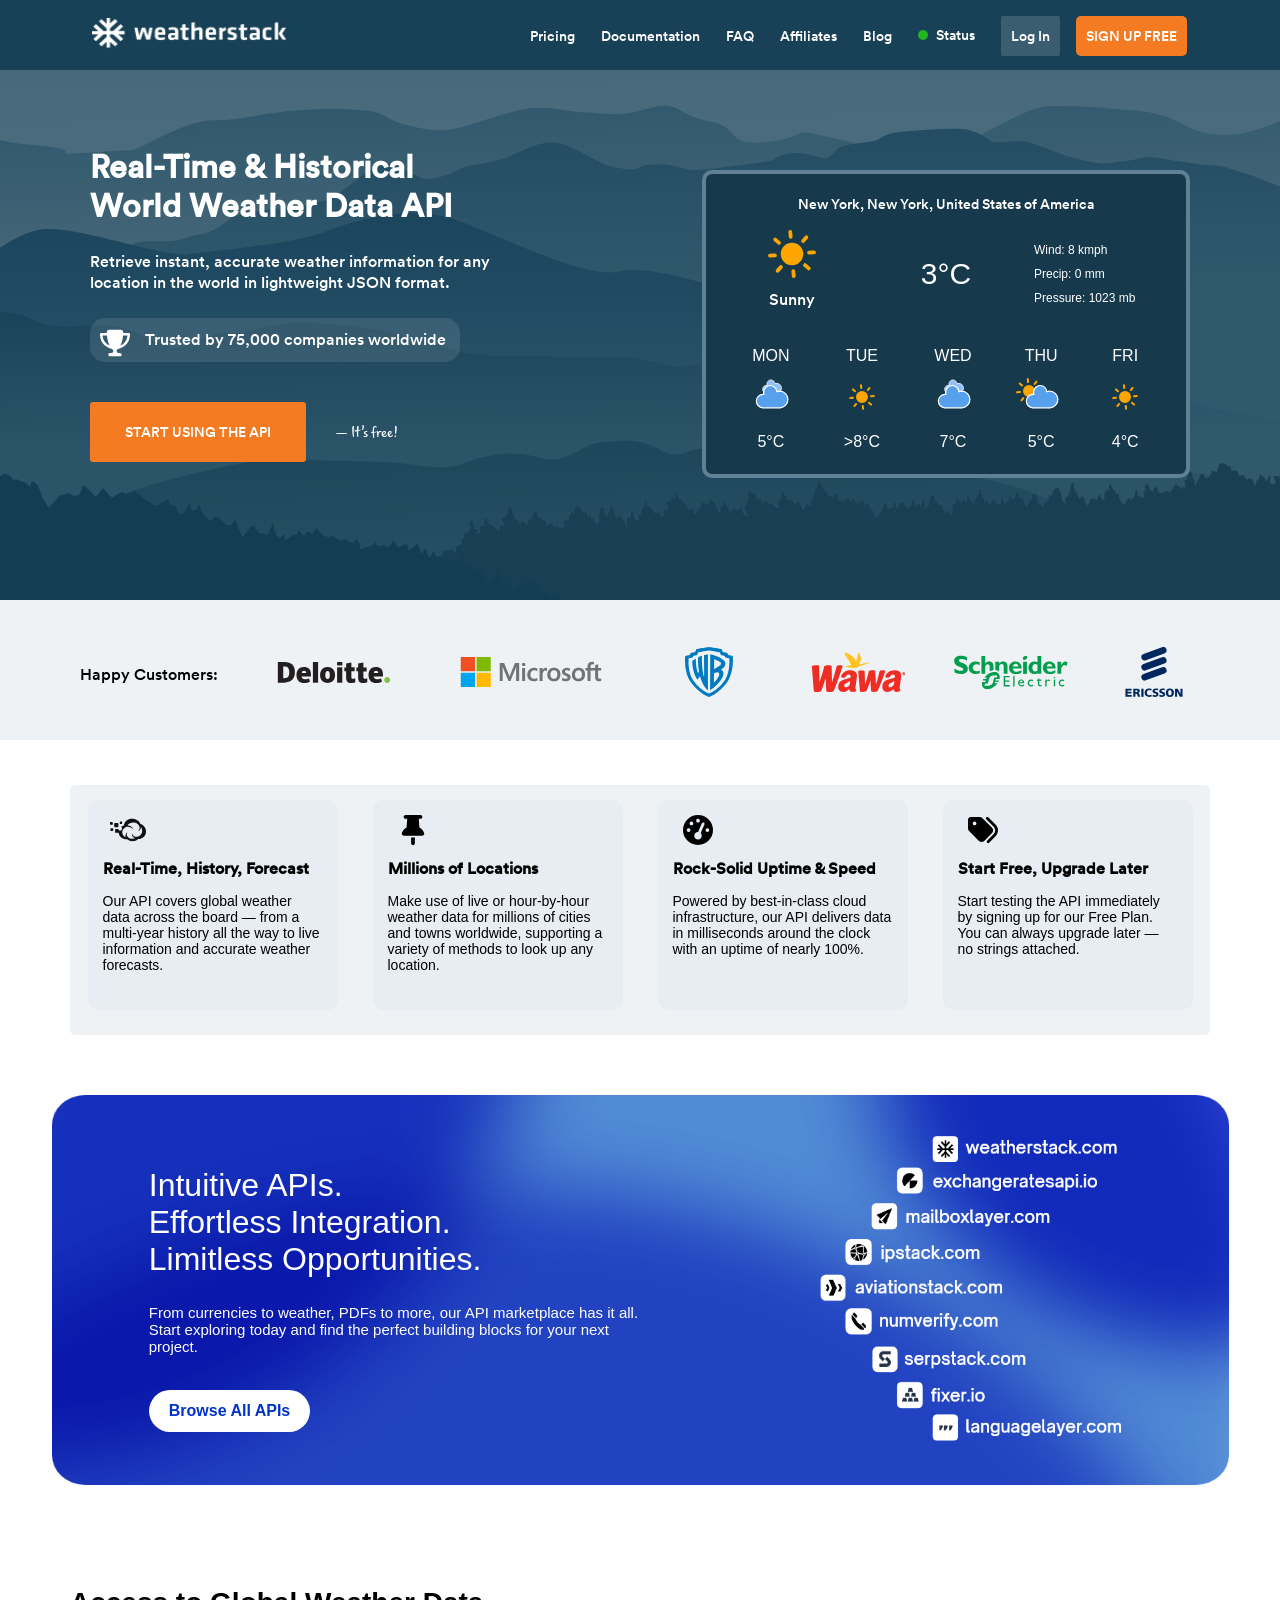
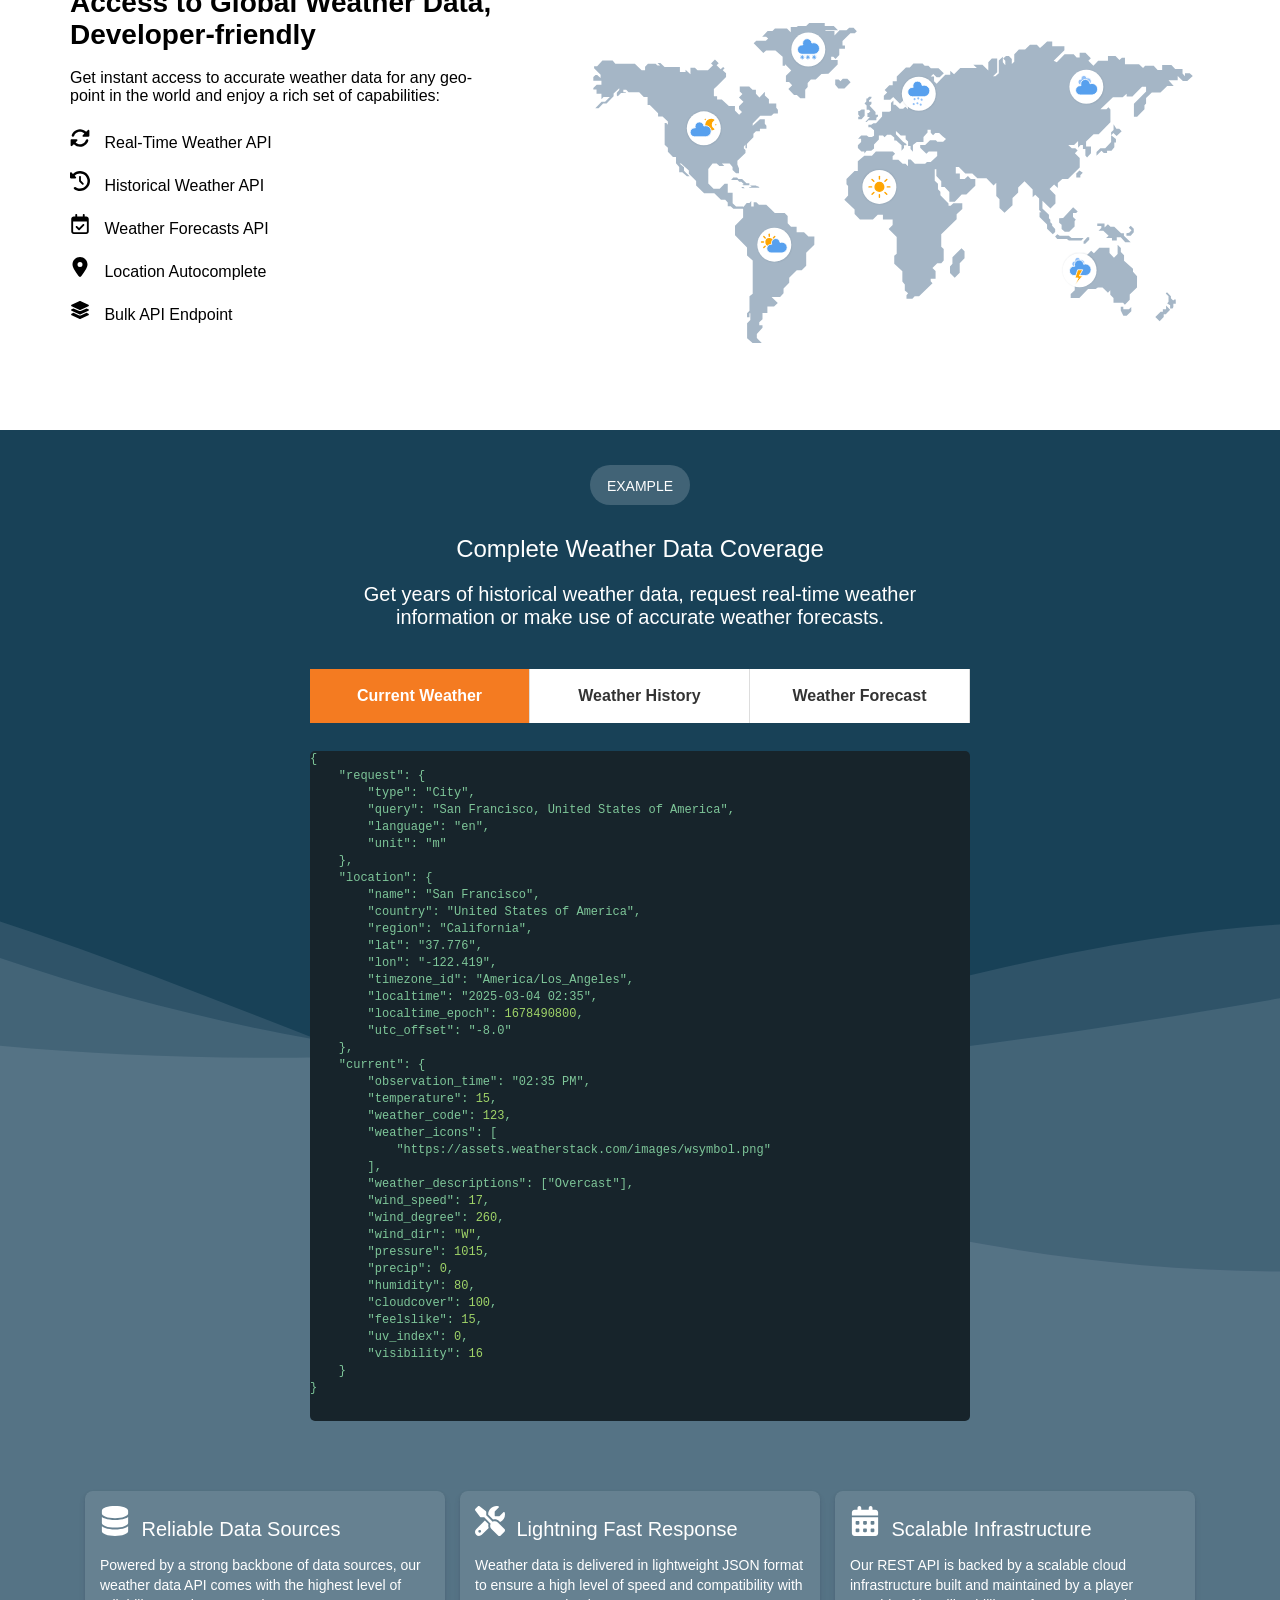
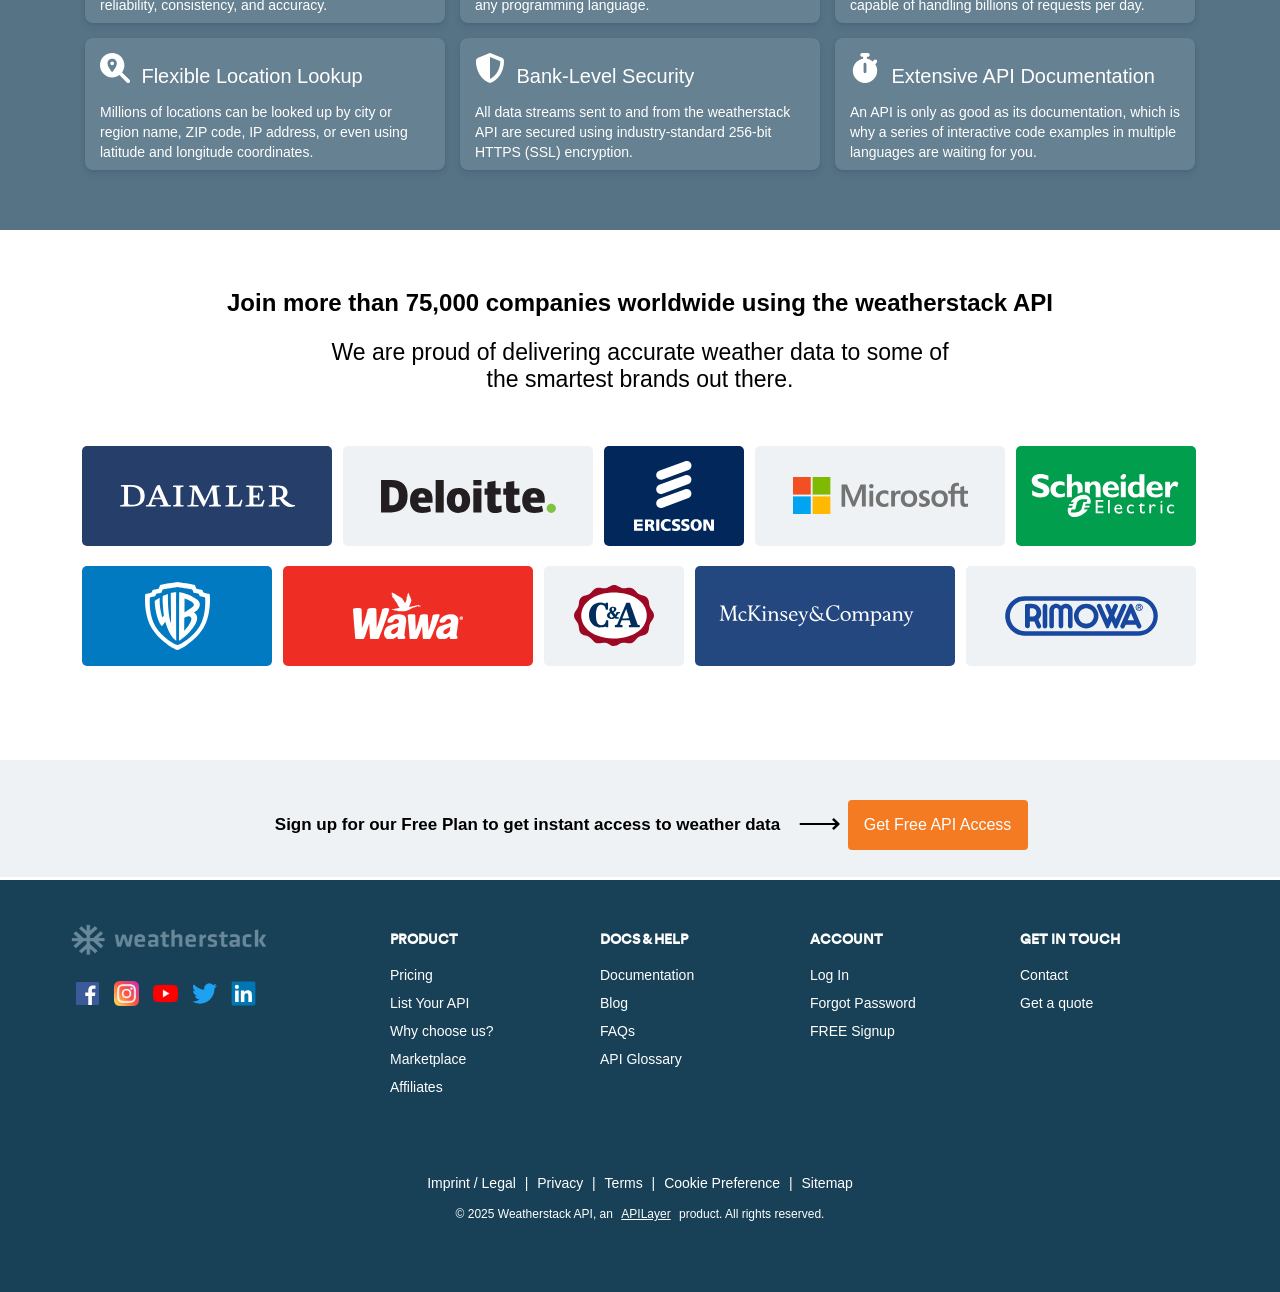
<file: index.html>
<!DOCTYPE html>
<html lang="en">
<head>
    <meta charset="UTF-8">
    <meta name="viewport" content="width=device-width, initial-scale=1.0">
    <title>weatherstack clone</title>
    <link rel="stylesheet" href="./style/header.css">
    <link rel="stylesheet" href="./style/section-1.css">
    <link rel="stylesheet" href="./style/general.css">
    <link rel="stylesheet" href="./style/section-2&3.css">
    <link rel="stylesheet" href="./style/section-4.css">
    <link rel="stylesheet" href="./style/section_5.css">
    <link rel="stylesheet" href="./style/section-6.css">
    <link rel="stylesheet" href="./style/section-7.css">
    <link rel="stylesheet" href="./style/footer.css">
</head>
<body>
    <header>
        <div class="header-container">
            <div>
                <a href="./index.html"><img class="head-Website-Logo" src="./image/weatherstack_logo_white.png" alt="Website Logo"></a>
            </div>
            <ul class="header_nav">
                <li><a href="./pringcingPage.html">Pricing</a></li>
                <li><a href="https://weatherstack.com/documentation">Documentation</a></li>
                <li><a href="https://weatherstack.com/faq">FAQ</a></li>
                <li><a href="https://affiliate.weatherstack.com/">Affiliates</a></li>
                <li><a href="https://blog.weatherstack.com/">Blog</a></li>
                <li><div class="section-1-status">
                    <div class="section-1-status-dot"></div>
                    <a href="https://status.weatherstack.com/">Status</a>
                    </div></li>
                <li><a href="https://weatherstack.com/login" class="section-1-button-login">Log In</a></li>
                <li><a href="https://weatherstack.com/signup/free"  class="section-1-buttons-signup">SIGN UP FREE</a></li>
            </ul>
        </div>
   </header>

    <main>
        <section class="section-1">
         <div class="section-1-content-container">
            <div class="section-1-content">
                <div class="info">
                    <h2>Real-Time & Historical World Weather Data API</h2>
                    <p>Retrieve instant, accurate weather information for any location in the world in lightweight JSON format.</p>
                    <div class="number_customers">
                        <img class="trophy-icon" src="./image/icon/trophy-solid.svg" alt="trophy-icon">
                        <p class="number_customers_text">Trusted by 75,000 companies worldwide</p>
                    </div>
                    <div>
                        <a title="Create a free weather data API account" href="https://weatherstack.com/signup/free" class="section-1-button">START USING THE API</a>
                        <span class="friendly">— It’s free!</span>
                    </div>
                </div>

                <div class="weather_animated">
                    <div class="location">New York, New York, United States of America</div>
                    <div class="current_weather">
                        <div class="current-container">
                            <div class="current_icon"><img src="./image/weather_icon_full_sun.svg" alt=""></div>
                            <div class="current_weather_discription">Sunny</div>
                        </div>
                        <div >
                            <div class="current_temperature">3°C</div>
                        </div>
                        <div class="current_discription">
                            <div class="current_wind_speed">Wind: 8 kmph</div>
                            <div class="current_precip">Precip: 0 mm</div>
                            <div class="current_pressure">Pressure: 1023 mb</div>
                        </div>
                    </div>

                    <div class="section-1-forecast">
                        <div class="section-1-day">MON<img class="forecast-icon" src="./image/icon/weather_icon_full_clouds.svg" alt=" ">5°C</div>
                        <div class="section-1-day">TUE<img class="forecast-icon" src="./image/icon/weather_icon_full_sun.svg" alt=" ">>8°C</div>
                        <div class="section-1-day">WED<img class="forecast-icon" src="./image/icon/weather_icon_full_clouds.svg" alt=" ">7°C</div>
                        <div class="section-1-day">THU<img class="forecast-icon" src="./image/icon/weather_icon_partly_cloudy.svg" alt=" ">5°C</div>
                        <div class="section-1-day">FRI<img class="forecast-icon" src="./image/icon/weather_icon_full_sun.svg" alt=" ">4°C</div>
                    </div>
                </div>
            </div>
        </div>
    </section>

       <section class="section-2">
            <div class="customer-container">
                <ul class="customers">
                    <li class="customer-word">Happy Customers:</li>
                    <li><img class="section-2-deloitte" src="./image/client_deloitte.svg" alt="Deloitte"></li>  
                    <li><img class="section-2-microsoft" src="./image/client_microsoft.svg" alt="Microsoft"></li>
                    <li><img class="section-2-warnerbros" src="./image/client_warnerbros.svg" alt="Warner Bros"></li>
                    <li><img class="section-2-wawa" src="./image/client_wawa.svg" alt="Wawa"></li>
                    <li><img class="section-2-schneider" src="./image/client_schneider.svg" alt="Schneider Electric"></li>
                    <li><img class="section-2-ericsson" src="./image/client_ericsson_2.svg" alt="Ericsson"></li>
                </ul>
            </div>
        </section>

            <section class="section-3">
                    <div class="section-3-features">
                        <div class="section-3-feature-card">
                            <span class="section-3-icon">
                                <img class="cloud-icon" src="./image/icon/cloudversify-brands.svg" alt="cloud icon">
                            </span>
                            <h4>Real-Time, History, Forecast</h4>
                            <p>Our API covers global weather data across the board — from a multi-year history all the way to live information and accurate weather forecasts.</p>
                        </div>
                        <div class="section-3-feature-card">
                            <span class="section-3-icon"><img class="cloud-icon" src="./image/icon/thumbtack-solid.svg" alt="cloud icon"></span>
                            <h4>Millions of Locations</h4>
                            <p>Make use of live or hour-by-hour weather data for millions of cities and towns worldwide, supporting a variety of methods to look up any location.</p>
                        </div>
                        <div class="section-3-feature-card">
                            <span class="section-3-icon"><img class="cloud-icon" src="./image/icon/gauge-high-solid.svg" alt="cloud icon"></span>
                            <h4>Rock-Solid Uptime & Speed</h4>
                            <p>Powered by best-in-class cloud infrastructure, our API delivers data in milliseconds around the clock with an uptime of nearly 100%.</p>
                        </div>
                        <div class="section-3-feature-card">
                            <span class="section-3-icon"><img class="cloud-icon" src="./image/icon/tags-solid.svg" alt="cloud icon"></span>
                            <h4>Start Free, Upgrade Later</h4>
                            <p>Start testing the API immediately by signing up for our Free Plan. You can always upgrade later — no strings attached.</p>
                        </div>
                    </div>
                </div>
        </section>
    
        <section class="section-4">
            <div class="section-4-container">
                <div class="section-4-content">
                    <h2>Intuitive APIs.<br>Effortless Integration.<br>Limitless Opportunities.</h2>
                    <p>From currencies to weather, PDFs to more, our API marketplace has it all.
                       Start exploring today and find the perfect building blocks for your next project.</p>
                    <a href="https://apilayer.com/?utm_source=weatherstackBanner&utm_medium=Referral" target="_blank" class="section-4-button">Browse All APIs</a>
                </div>
                <div class="new_logo"><img src="./image/new-logo.png" alt="new logo of the page"></div>
            </div>
        </section>

        <section class="section-5">
            <div class="section-5-container">
                <div class="text-section">
                    <h4>Access to Global Weather Data, <br> Developer-friendly</h4>
                    <p>Get instant access to accurate weather data for any geo-point in the world and enjoy a rich set of capabilities:</p>
                    <ul class="section-5-features">
                        <li><img src="./image/icon/rotate-solid.svg" alt="Real-Time Weather API"> Real-Time Weather API</li>
                        <li><img src="./image/icon/clock-rotate-left-solid.svg" alt="Historical Weather API"> Historical Weather API</li>
                        <li><img src="./image/icon/calendar-check-regular.svg" alt="Weather Forecasts API"> Weather Forecasts API</li>
                        <li><img src="./image/icon/location-dot-solid.svg" alt="Location Autocomplete"> Location Autocomplete</li>
                        <li><img src="./image/icon/layer-group-solid.svg"> Bulk API Endpoint</li>
                    </ul>
                </div>
                <div class="world_map_section">
                    <img class="world_map" src="./image/world_map_vector.svg" alt="World Map">
                </div>
            </div>
        </section>

    <section class="section-6">
        <div class="section-6-big-container"> 
            <div class="section-6-container">
                <div class="section-6-button-container">
                    <button class="section-6-example_button">EXAMPLE</button>
                </div>
                <div class="section-6-header">Complete Weather Data Coverage</div>
                <div class="section-6-sub-header">Get years of historical weather data, request real-time weather <br>information or make use of accurate weather forecasts.</div>
            
                <ul class="section-6-tabs">
                    <li><a href="#current" class="tab active">Current Weather</a></li>
                    <li><a href="#history" class="tab">Weather History</a></li>
                    <li><a href="#forecast" class="tab">Weather Forecast</a></li>
                </ul>  
            
                <div class="section-6-code-block">
<pre>{
    "request": {
        "type": "City",
        "query": "San Francisco, United States of America",
        "language": "en",
        "unit": "m"
    },
    "location": {
        "name": "San Francisco",
        "country": "United States of America",
        "region": "California",
        "lat": "37.776",
        "lon": "-122.419",
        "timezone_id": "America/Los_Angeles",
        "localtime": "2025-03-04 02:35",
        "localtime_epoch": <span class="pre-text">1678490800</span>,
        "utc_offset": "-8.0"
    },
    "current": {
        "observation_time": "02:35 PM",
        "temperature": <span class="pre-text">15</span>,
        "weather_code": <span class="pre-text">123</span>,
        "weather_icons": [
            "https://assets.weatherstack.com/images/wsymbol.png"
        ],
        "weather_descriptions": ["Overcast"],
        "wind_speed": <span class="pre-text">17</span>,
        "wind_degree": <span class="pre-text">260</span>,
        "wind_dir": <span class="pre-text">"W"</span>,
        "pressure": <span class="pre-text">1015</span>,
        "precip": <span class="pre-text">0</span>,
        "humidity": <span class="pre-text">80</span>,
        "cloudcover": <span class="pre-text">100</span>,
        "feelslike": <span class="pre-text">15</span>,
        "uv_index": <span class="pre-text">0</span>,
        "visibility": <span class="pre-text">16</span>
    }
}                      
                </pre>
                </div>
            </div>
            <div class="section-6-feature-container">
            <div class="section-6-feature">
                <div class="section-6-feature-card">
                    <span><img src="./image/icon/pricing/10-1.svg" alt=" "></span>
                    <b>Reliable Data Sources</b>
                    <p>Powered by a strong backbone of data sources, our weather data API comes with the highest level of reliability, consistency, and accuracy.</p>
                </div>
                <div class="section-6-feature-card">
                    <span><img src="./image/icon/pricing/11-1.svg" alt=" "></span>
                    <b>Lightning Fast Response</b>
                    <p>Weather data is delivered in lightweight JSON format to ensure a high level of speed and compatibility with any programming language.</p>
                </div>
                <div class="section-6-feature-card">
                    <span><img src="./image/icon/pricing/5-1.svg" alt=" "></span>
                    <b>Scalable Infrastructure</b>
                    <p>Our REST API is backed by a scalable cloud infrastructure built and maintained by a player capable of handling billions of requests per day.</p>
                </div>
                <div class="section-6-feature-card">
                    <span><img src="./image/icon/pricing/3-1.svg" alt=" "></span>
                    <b>Flexible Location Lookup</b>
                    <p>Millions of locations can be looked up by city or region name, ZIP code, IP address, or even using latitude and longitude coordinates.</p>
                </div>
                <div class="section-6-feature-card">
                    <span><img src="./image/icon/pricing/4-1.svg" alt=" "></span>
                    <b>Bank-Level Security</b>
                    <p>All data streams sent to and from the weatherstack API are secured using industry-standard 256-bit HTTPS (SSL) encryption.</p>
                </div>
                <div class="section-6-feature-card">
                    <span><img src="./image/icon/pricing/6-1.svg" alt=" "></span>
                    <b>Extensive API Documentation</b>
                    <p>An API is only as good as its documentation, which is why a series of interactive code examples in multiple languages are waiting for you.</p>
                </div>
            </div>
        </div>
        </div> 
    </section>

    <section class="section-7">
        <div class="section-7-container">
            <h2>Join more than 75,000 companies worldwide using the weatherstack API</h2>
            <p>We are proud of delivering accurate weather data to some of <br>the smartest brands out there.</p>
        
            <ul class="section-7-logos">
                <li class="daimler"></li>
                <li class="deloitte"></li>
                <li class="ericsson"></li>
                <li class="microsoft"></li>
                <li class="schneider"></li>
                <li class="warnerbros"></li>
                <li class="wawa"></li>
                <li class="canda"></li>
                <li class="mckinsey"></li>
                <li class="rimowa"></li>
            </ul>
        </div>
        <div class="section-7-signup-container">
            <div class="section-7-signup">
                <div class="section-7-signup-text">Sign up for our Free Plan to get instant access to weather data </div>
                <div class="section-7-arrow">&longrightarrow;</div>
                <div><a href="https://weatherstack.com/signup/free" class="section-7-button">Get Free API Access</a></div>
            </div>

        </div>
    </section>
</main>

    <footer class="footer">
        <div class="footer-container">
            <div class="footer-logo">
                <div><a href="./index.html"><img class="footer-Website-Logo" src="./image/weatherstack_logo_footer.png" alt="Website Logo"></a>
                </div>
                <div class="social-icons">
                    <a href="https://www.facebook.com/APILayer/" target="_blank"><img src="./image/facebook-original.svg" alt="Facebook"></a>
                    <a href="https://www.instagram.com/apilayer/" target="_blank"><img src="./image/instagram.png" alt="Instagram"></a>
                    <a href="https://www.youtube.com/channel/UCwDncja3klyMhkKXWV1zoNQ" target="_blank"><img src="./image/youtube.png" alt="YouTube"></a>
                    <a href="https://x.com/apilayer/" target="_blank"><img src="./image/twitter-original.svg" alt="Twitter"></a>
                    <a href="https://www.linkedin.com/authwall?trk=ripf&trkInfo=AQESw3_dz9mOEAAAAYMMykyAXLrKWTKL3Q6geO69ZLgKpP17rEgX7iUGjaigeEGynL1Rie-9w6to3tGsRihPBx-uPO7pGgRqEJ4FblxJDHlbg_VON-P_QB1Wzu_fRjrA8auiqyg=&original_referer=https://apilayer.com/&sessionRedirect=https%3A%2F%2Fwww.linkedin.com%2Fcompany%2Fapilayer%2F" target="_blank"><img src="./image/linkedin-original.svg" alt="LinkedIn"></a>
                </div>
            </div>

            <div class="footer-links">
                <div class="footer-column">
                    <h4>PRODUCT</h4>
                    <a href="#">Pricing</a>
                    <a href="#">List Your API</a>
                    <a href="#">Why choose us?</a>
                    <a href="#">Marketplace</a>
                    <a href="#">Affiliates</a>
                </div>
                <div class="footer-column">
                    <h4>DOCS & HELP</h4>
                    <a href="#">Documentation</a>
                    <a href="#">Blog</a>
                    <a href="#">FAQs</a>
                    <a href="#">API Glossary</a>
                </div>
                <div class="footer-column">
                    <h4>ACCOUNT</h4>
                    <a href="#">Log In</a>
                    <a href="#">Forgot Password</a>
                    <a href="#">FREE Signup</a>
                </div>
                <div class="footer-column">
                    <h4>GET IN TOUCH</h4>
                    <a href="#">Contact</a>
                    <a href="#">Get a quote</a>
                </div>
            </div>
        </div>

        <div class="footer-bottom">
            <a href="https://www.ideracorp.com/legal/APILayer" target="_blank">Imprint / Legal</a> |
            <a href="https://www.ideracorp.com/Legal/PrivacyPolicy" target="_blank">Privacy</a> | 
            <a href="https://www.ideracorp.com/legal/APILayer#tabs-2" target="_blank">Terms</a> |
            <a href="https://www.ideracorp.com/en/legal/privacypolicy" target="_blank">Cookie Preference</a> |
            <a href="https://weatherstack.com/sitemap.php">Sitemap</a>
            <br><br>
            <div class="last-p">© 2025 Weatherstack API, an <a href="https://apilayer.com/"><u>APILayer</u></a> product. All rights reserved.</div>
        </div>
    </footer>

</body>
</html>
</file>
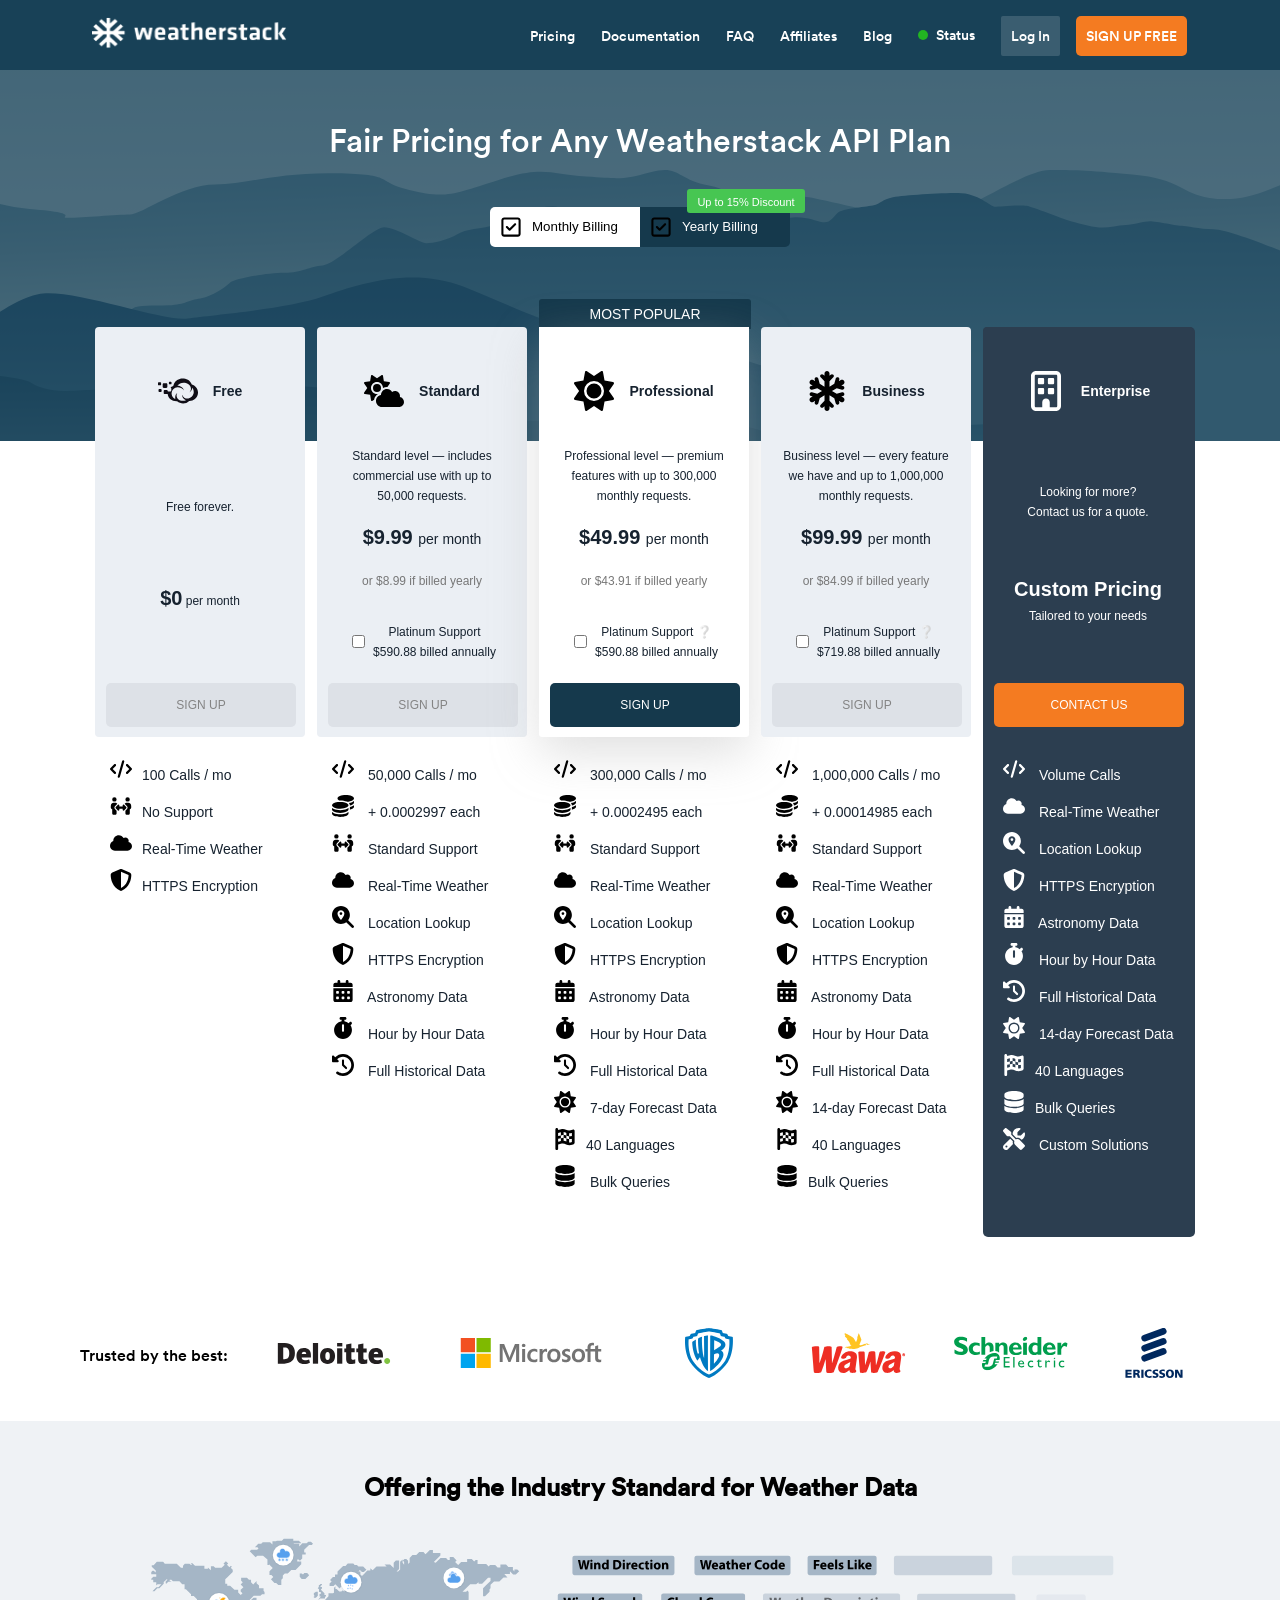
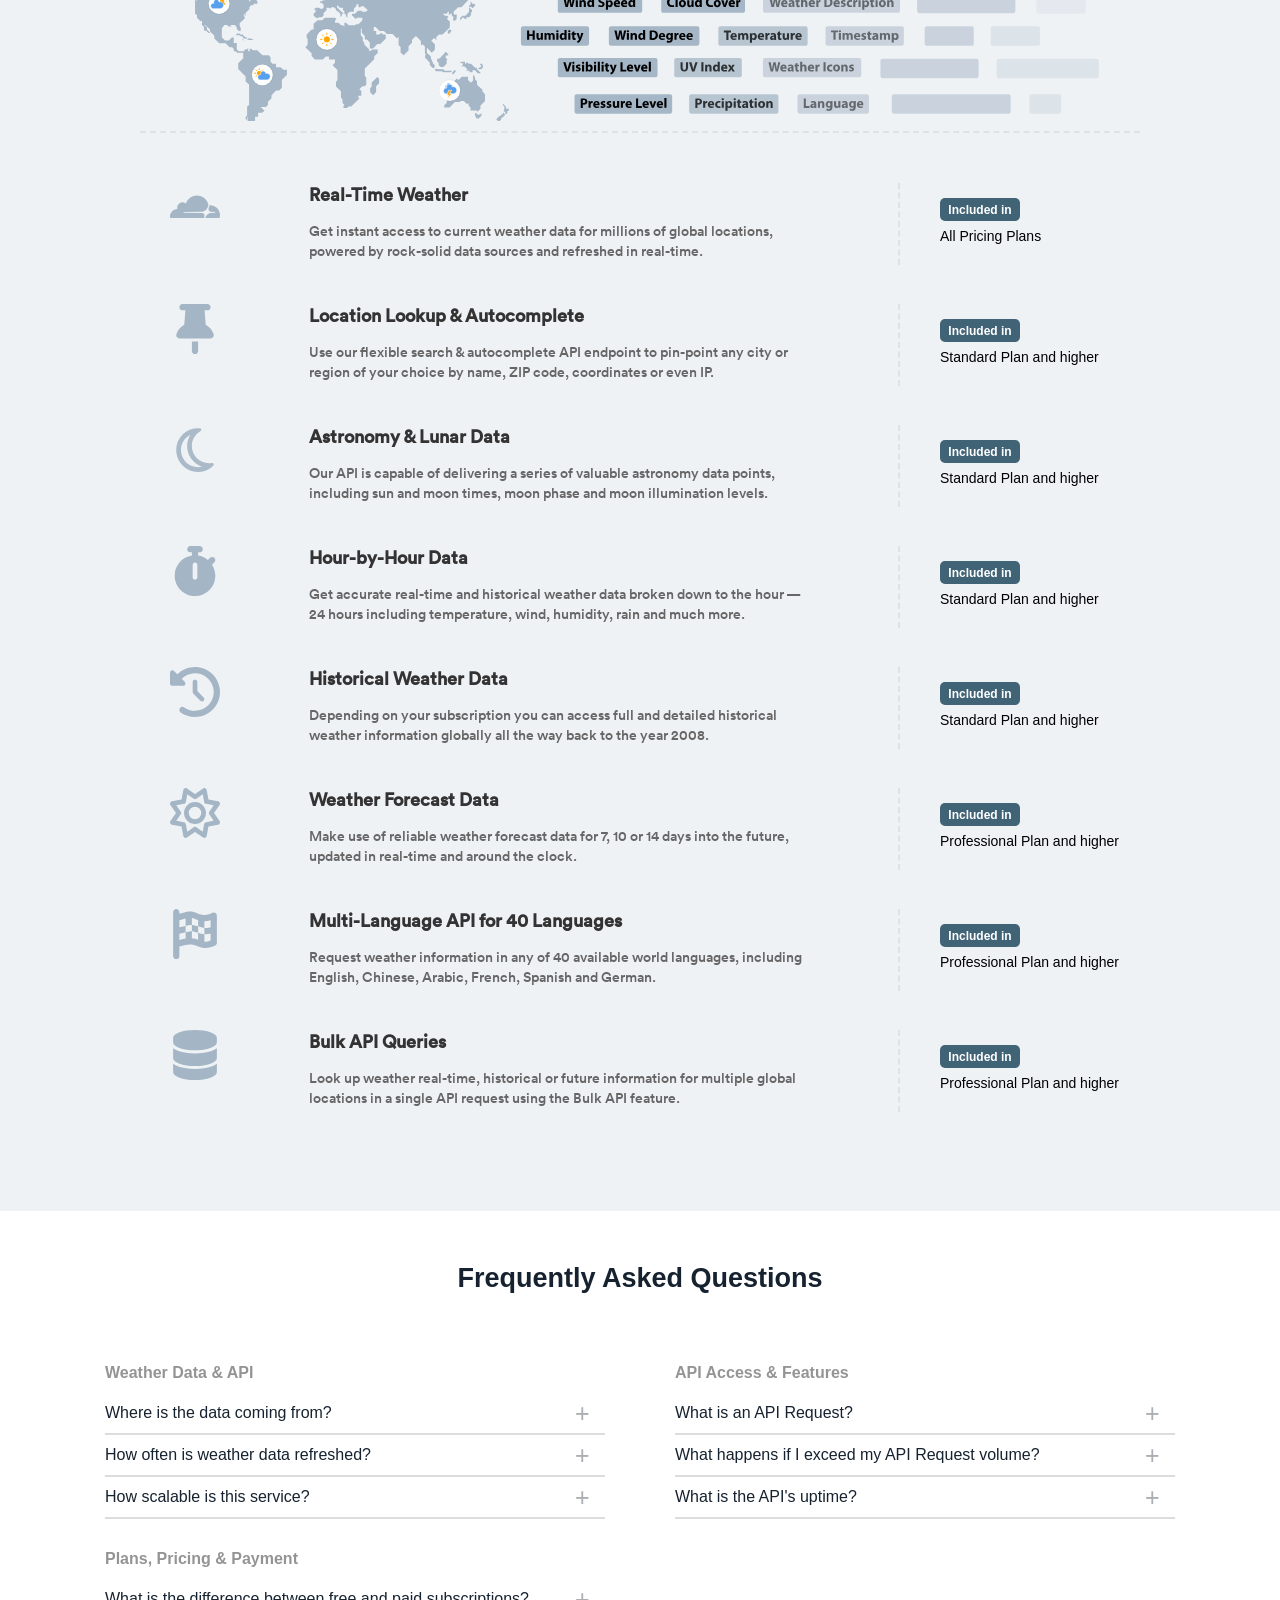
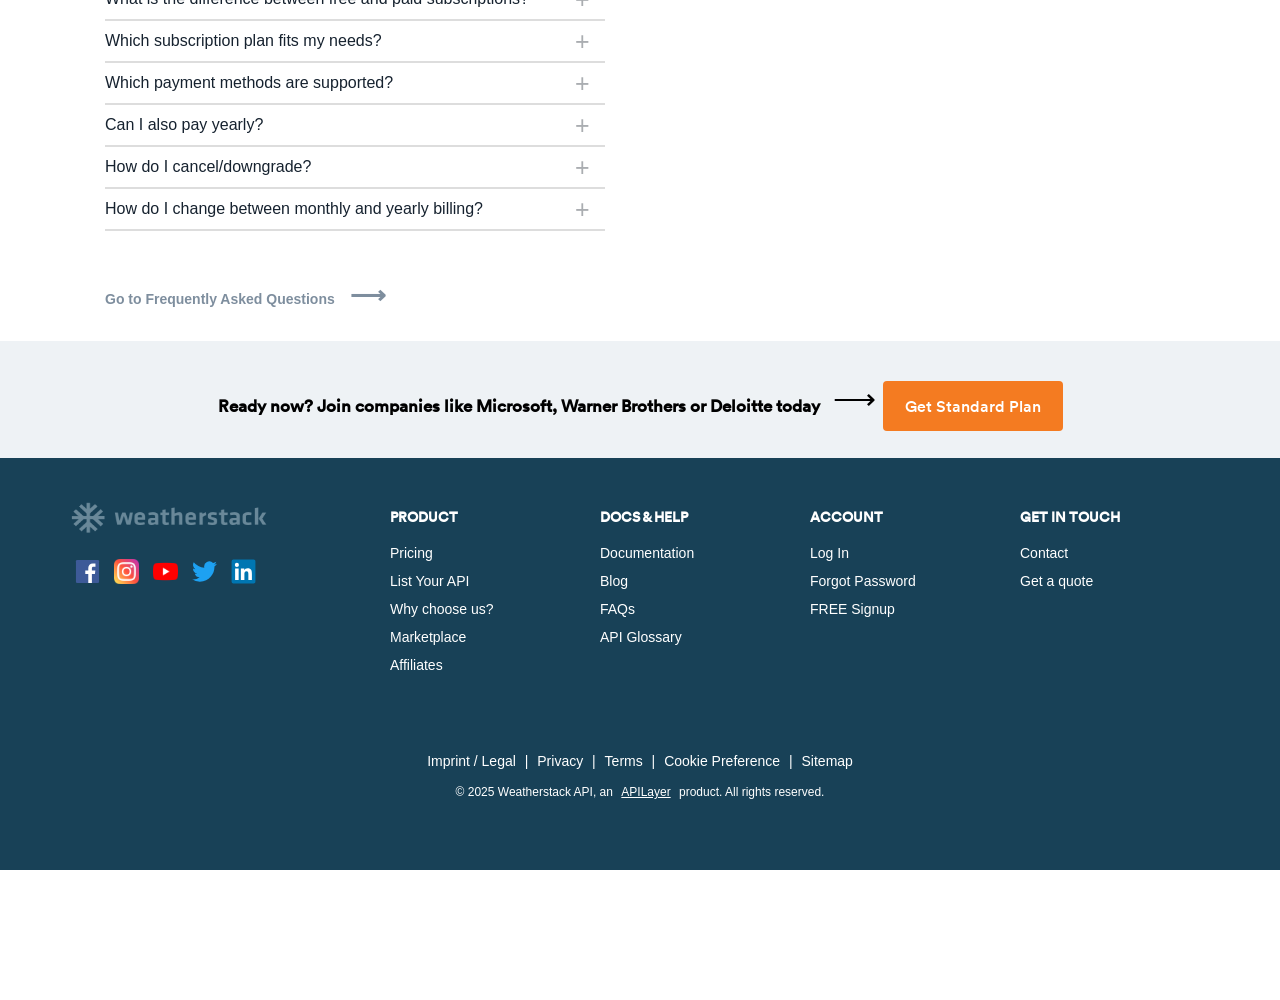
<file: pringcingPage.html>
<!DOCTYPE html>
<html lang="en">
<head>
    <meta charset="UTF-8">
    <meta name="viewport" content="width=device-width, initial-scale=1.0">
    <title>Pricing</title>
    <link rel="stylesheet" href="./style/general.css">
    <link rel="stylesheet" href="./style/header.css">
    <link rel="stylesheet" href="./style/pricing/pricing-1.css">
    <link rel="stylesheet" href="./style/pricing/pricing-2.css">
    <link rel="stylesheet" href="./style/pricing/pricing-3&4.css">
    <link rel="stylesheet" href="./style/pricing/pricing-5.css">
    <link rel="stylesheet" href="./style/pricing/pricing-6.css">
    <link rel="stylesheet" href="./style/pricing/pricing-7.css">
    <link rel="stylesheet" href="./style/footer.css">

</head>
<body>
    <header>
        <div class="header-container">
            <div>
                <a href="./index.html"><img class="head-Website-Logo" src="./image/weatherstack_logo_white.png" alt="Website Logo"></a>
            </div>
            <ul class="header_nav">
                <li><a href="./pringcingPage.html">Pricing</a></li>
                <li><a href="https://weatherstack.com/documentation">Documentation</a></li>
                <li><a href="https://weatherstack.com/faq">FAQ</a></li>
                <li><a href="https://affiliate.weatherstack.com/">Affiliates</a></li>
                <li><a href="https://blog.weatherstack.com/">Blog</a></li>
                <li><div class="section-1-status">
                    <div class="section-1-status-dot"></div>
                    <a href="https://status.weatherstack.com/">Status</a>
                    </div></li>
                <li><a href="https://weatherstack.com/login" class="section-1-button-login">Log In</a></li>
                <li><a href="https://weatherstack.com/signup/free"  class="section-1-buttons-signup">SIGN UP FREE</a></li>
            </ul>
        </div>
   </header>

    <section class="pricing-1">
        <div class="pricing-container-1">
            <h2>Fair Pricing for Any Weatherstack API Plan</h2>
            <div class="button-container">
                <button class="discount-button" id="discountButton">Up to 15% Discount</button>
                <button class="billing-button" id="monthlyBilling">
                    <img class="check-icon" src="./image/icon/square-check-regular.svg">
            Monthly Billing
                </button>
                 <button class="billing-button active" id="yearlyBilling">
                    <img class="check-icon" src="./image/icon/square-check-regular.svg">
            Yearly Billing
        </button>
            </div>
        </div>
    </section>

    <section class="pricing-2">
        <ul class="pricing-container-2">
            <li class="pricing-plan">
                <div class="upper-plan-box">
                    <div><h3><img class="check-icon-1" src="./image/icon/cloudversify-brands.svg">Free</h3></div>
                    <div>Free forever.</div>
                    <div><span class="price">$0</span><span> per month</span></div>
                    <div class="signup-button-container"><span class="signup-button">SIGN UP</span></div>
                </div>

            <div class="bottom-plan-box">
                <ul class="features">
                    <li> <img class="check-icon" src="./image/icon/pricing/1.svg">100 Calls / mo</li>
                    <li> <img class="check-icon" src="./image/icon/pricing/2 or 3.svg">No Support</li>
                    <li> <img class="check-icon" src="./image/icon/pricing/4.svg">Real-Time Weather</li>
                    <li> <img class="check-icon" src="./image/icon/pricing/6.svg">HTTPS Encryption</li>
                </ul>
                </div>
            </li>
    
            <li class="pricing-plan">
                <div class="upper-plan-box">
                    <div>
                        <h3><img class="check-icon-1" src="./image/icon/cloud-sun-solid (1).svg"> Standard</h3></div>
                        <div>Standard level — includes commercial use with up to 50,000 requests.</div>
                        <div class="price">$9.99 <span style="font-size:14px; font-weight: normal;">per month</span></div>
                        <div class="bill-yearly">or $8.99 if billed yearly</div>
                        <div class="platinum-support">
                            <input type="checkbox"> Platinum Support<br>$590.88 billed annually
                        </div>
                    <div class="signup-button-container"><span class="signup-button">SIGN UP</span></div>
            </div>
            <div class="bottom-plan-box">
                <ul class="features">
                    <li><img class="check-icon" src="./image/icon/pricing/1.svg"> 50,000 Calls / mo</li>
                    <li><img class="check-icon" src="./image/icon/pricing/2.svg"> + 0.0002997 each</li>
                    <li><img class="check-icon" src="./image/icon/pricing/2 or 3.svg"> Standard Support</li>
                    <li><img class="check-icon" src="./image/icon/pricing/4.svg"> Real-Time Weather</li>
                    <li><img class="check-icon" src="./image/icon/pricing/5.svg"> Location Lookup</li>
                    <li><img class="check-icon" src="./image/icon/pricing/6.svg"> HTTPS Encryption</li>
                    <li><img class="check-icon" src="./image/icon/pricing/7.svg"> Astronomy Data</li>
                    <li><img class="check-icon" src="./image/icon/pricing/8.svg"> Hour by Hour Data</li>
                    <li><img class="check-icon" src="./image/icon/pricing/9.svg"> Full Historical Data</li>
                </ul>
            </div>
            </li>
    
            <li class="pricing-plan">
                <div id="most-popular">MOST POPULAR</div>
                <div class="upper-plan-box" id="Professional">
                    <div>
                        <h3><img class="check-icon-1" src="./image/icon/sun-solid.svg"> Professional</h3>
                    </div>
                    <div>Professional level — premium features with up to 300,000 monthly requests.</div>
                    <div class="price">$49.99 <span style="font-size:14px; font-weight: normal;">per month</span></div>
                    <div class="bill-yearly">or $43.91 if billed yearly</div>
                    <div class="platinum-support">
                        <input type="checkbox"> Platinum Support ❔ <br>$590.88 billed annually
                    </div>
                <div class="signup-button-container"><a href="#" class="signup-button" id="signup-button-3">SIGN UP</a>
                </div>
            </div>
            <div class="bottom-plan-box">
                <ul class="features">
                    <li><img class="check-icon" src="./image/icon/pricing/1.svg"> 300,000 Calls / mo</li>
                    <li><img class="check-icon" src="./image/icon/pricing/2.svg"> + 0.0002495 each</li>
                    <li><img class="check-icon" src="./image/icon/pricing/2 or 3.svg"> Standard Support</li>
                    <li><img class="check-icon" src="./image/icon/pricing/4.svg"> Real-Time Weather</li>
                    <li><img class="check-icon" src="./image/icon/pricing/5.svg"> Location Lookup</li>
                    <li><img class="check-icon" src="./image/icon/pricing/6.svg"> HTTPS Encryption</li>
                    <li><img class="check-icon" src="./image/icon/pricing/7.svg"> Astronomy Data</li>
                    <li><img class="check-icon" src="./image/icon/pricing/8.svg"> Hour by Hour Data</li>
                    <li><img class="check-icon" src="./image/icon/pricing/9.svg"> Full Historical Data</li>
                    <li><img class="check-icon" src="./image/icon/pricing/10.svg"> 7-day Forecast Data</li>
                    <li><img class="check-icon" src="./image/icon/pricing/11.svg">40 Languages</li>
                    <li><img class="check-icon" src="./image/icon/pricing/12.svg"> Bulk Queries</li>
                </ul>
            </div>
    
                <li class="pricing-plan">
                    <div class="upper-plan-box">
                        <div>
                            <h3><img class="check-icon-1" src="./image/icon/snowflake-solid.svg"> Business</h3>
                        </div>
                        <div>Business level — every feature we have and up to 1,000,000 monthly requests.</div>
                        <div class="price">$99.99 <span style="font-size:14px; font-weight: normal;">per month</span></div>
                        <div class="bill-yearly">or $84.99 if billed yearly</div>
                        <div class="platinum-support">
                            <input type="checkbox"> Platinum Support ❔ <br>$719.88 billed annually
                        </div>
                        <div class="signup-button-container"><a href="#" class="signup-button">SIGN UP</a>
                        </div>
                </div>
                <div class="bottom-plan-box">
                    <ul class="features">
                        <li><img class="check-icon" src="./image/icon/pricing/1.svg"> 1,000,000 Calls / mo</li>
                        <li><img class="check-icon" src="./image/icon/pricing/2.svg"> + 0.00014985 each</li>
                        <li><img class="check-icon" src="./image/icon/pricing/2 or 3.svg"> Standard Support</li>
                        <li><img class="check-icon" src="./image/icon/pricing/4.svg"> Real-Time Weather</li>
                        <li><img class="check-icon" src="./image/icon/pricing/5.svg"> Location Lookup</li>
                        <li><img class="check-icon" src="./image/icon/pricing/6.svg"> HTTPS Encryption</li>
                        <li><img class="check-icon" src="./image/icon/pricing/7.svg"> Astronomy Data</li>
                        <li><img class="check-icon" src="./image/icon/pricing/8.svg"> Hour by Hour Data</li>
                        <li><img class="check-icon" src="./image/icon/pricing/9.svg"> Full Historical Data</li>
                        <li><img class="check-icon" src="./image/icon/pricing/10.svg"> 14-day Forecast Data</li>
                        <li><img class="check-icon" src="./image/icon/pricing/11.svg"> 40 Languages</li>
                        <li><img class="check-icon" src="./image/icon/pricing/12.svg">Bulk Queries</li>
                    </ul>
                </div>
                </li>
            
    
                <li class="pricing-plan" id="Enterprise">
                    <div class="upper-plan-box" id="Enterprise-box">
                    <div>
                        <h3><img class="check-icon-1" src="./image/icon/building-regular.svg"> Enterprise</h3>
                    </div>
                    <div>Looking for more?<br>Contact us for a quote.</div>
                    <div class="price">Custom Pricing</div>
                    <div class="Enterprise-tailor">Tailored to your needs</div>
                    <div class="signup-button-container"><a href="#" class="signup-button" id="signup-button-5">CONTACT US</a></div>
                </div>

                <div class="bottom-plan-box">
                    <ul class="features" id="Enterprise-features">
                        <li><img class="check-icon" src="./image/icon/pricing/1-1.svg"> Volume Calls</li>
                        <li><img class="check-icon" src="./image/icon/pricing/2-1.svg"> Real-Time Weather</li>
                        <li><img class="check-icon" src="./image/icon/pricing/3-1.svg"> Location Lookup</li>
                        <li><img class="check-icon" src="./image/icon/pricing/4-1.svg"> HTTPS Encryption</li>
                        <li><img class="check-icon" src="./image/icon/pricing/5-1.svg"> Astronomy Data</li>
                        <li><img class="check-icon" src="./image/icon/pricing/6-1.svg"> Hour by Hour Data</li>
                        <li><img class="check-icon" src="./image/icon/pricing/7-1.svg"> Full Historical Data</li>
                        <li><img class="check-icon" src="./image/icon/pricing/8-1.svg"> 14-day Forecast Data</li>
                        <li><img class="check-icon" src="./image/icon/pricing/9-1.svg">40 Languages</li>
                        <li><img class="check-icon" src="./image/icon/pricing/10-1.svg">Bulk Queries</li>
                        <li><img class="check-icon" src="./image/icon/pricing/11-1.svg"> Custom Solutions</li>
                    </ul>
                </div>
            </li>
        </ul>

    </section>

    <section class="pricing-3">
        <div class="section-2">
            <div class="customer-container">
                <ul class="customers">
                    <li class="customer-word">Trusted by the best:</li>
                    <li><img class="section-2-deloitte" src="./image/client_deloitte.svg" alt="Deloitte"></li>  
                    <li><img class="section-2-microsoft" src="./image/client_microsoft.svg" alt="Microsoft"></li>
                    <li><img class="section-2-warnerbros" src="./image/client_warnerbros.svg" alt="Warner Bros"></li>
                    <li><img class="section-2-wawa" src="./image/client_wawa.svg" alt="Wawa"></li>
                    <li><img class="section-2-schneider" src="./image/client_schneider.svg" alt="Schneider Electric"></li>
                    <li><img class="section-2-ericsson" src="./image/client_ericsson_2.svg" alt="Ericsson"></li>
                </ul>
            </div>
        </div>
    </section>

    <section class="pricing-4">
        <div class="pricing-4-container">
            <h4>Offering the Industry Standard for Weather Data</h4>
        </div>  
    </section>

    <section class="pricing-5">
        <div class="pricing-5-container">
            <div class="pricing-5-feature" id="pricing-5-container-1">
                <img src="./image/icon/cloudflare-brands.svg" alt="Weather Icon">
                <div class="pricing-5-feature-text">
                    <h3>Real-Time Weather</h3>
                    <p>Get instant access to current weather data for millions of global locations, powered by rock-solid data sources and refreshed in real-time.</p>
                </div>
                <div class="pricing-5-right">
                    <button class="pricing-5-button">Included in</button>
                    <div class="pricing-5-button-text">All Pricing Plans</div> 
                </div>
            </div>
    
            <div class="pricing-5-feature">
                <img src="./image/icon/thumbtack-solid (1).svg" alt="Location Icon">
                <div class="pricing-5-feature-text">
                    <h3>Location Lookup & Autocomplete</h3>
                    <p>Use our flexible search & autocomplete API endpoint to pin-point any city or region of your choice by name, ZIP code, coordinates or even IP.</p>
                </div>
                <div class="pricing-5-right">
                    <button class="pricing-5-button">Included in</button>
                    <div class="pricing-5-button-text">Standard Plan and higher</div> 
                </div>
            </div>
    
            <div class="pricing-5-feature">
                <img src="./image/icon/moon-regular.svg" alt="Moon Icon">
                <div class="pricing-5-feature-text">
                    <h3>Astronomy & Lunar Data</h3>
                    <p>Our API is capable of delivering a series of valuable astronomy data points, including sun and moon times, moon phase and moon illumination levels.</p>
                </div>
                <div class="pricing-5-right">
                    <button class="pricing-5-button">Included in</button>
                    <div class="pricing-5-button-text">Standard Plan and higher</div> 
                </div>
            </div>
    
            <div class="pricing-5-feature">
                <img src="./image/icon/stopwatch-solid.svg" alt="Hourly Icon">
                <div class="pricing-5-feature-text">
                    <h3>Hour-by-Hour Data</h3>
                    <p>Get accurate real-time and historical weather data broken down to the hour — 24 hours including temperature, wind, humidity, rain and much more.</p>
                </div>
                <div class="pricing-5-right">
                    <button class="pricing-5-button">Included in</button>
                    <div class="pricing-5-button-text">Standard Plan and higher</div> 
                </div>
            </div>
    
            <div class="pricing-5-feature">
                <img src="./image/icon/clock-rotate-left-solid (2).svg" alt="History Icon">
                <div class="pricing-5-feature-text">
                    <h3>Historical Weather Data</h3>
                    <p>Depending on your subscription you can access full and detailed historical weather information globally all the way back to the year 2008.</p>
                </div>
                <div class="pricing-5-right">
                    <button class="pricing-5-button">Included in</button>
                    <div class="pricing-5-button-text">Standard Plan and higher</div> 
                </div>
            </div>
    
            <div class="pricing-5-feature">
                <img src="./image/icon/sun-regular.svg" alt="Forecast Icon">
                <div class="pricing-5-feature-text">
                    <h3>Weather Forecast Data</h3>
                    <p>Make use of reliable weather forecast data for 7, 10 or 14 days into the future, updated in real-time and around the clock.</p>
                </div>
                <div class="pricing-5-right">
                    <button class="pricing-5-button">Included in</button>
                    <div class="pricing-5-button-text">Professional Plan and higher</div> 
                </div>
            </div>
    
            <div class="pricing-5-feature">
                <img src="./image/icon/flag-checkered-solid.svg" alt="Language Icon">
                <div class="pricing-5-feature-text">
                    <h3>Multi-Language API for 40 Languages</h3>
                    <p>Request weather information in any of 40 available world languages, including English, Chinese, Arabic, French, Spanish and German.</p>
                </div>
                <div class="pricing-5-right">
                    <button class="pricing-5-button">Included in</button>
                    <div class="pricing-5-button-text">Professional Plan and higher</div> 
                </div>
            </div>
    
            <div class="pricing-5-feature">
                <img src="./image/icon/database-solid (1).svg" alt="Bulk API Icon">
                <div class="pricing-5-feature-text">
                    <h3>Bulk API Queries</h3>
                    <p>Look up weather real-time, historical or future information for multiple global locations in a single API request using the Bulk API feature.</p>
                </div>
                <div class="pricing-5-right">
                    <button class="pricing-5-button">Included in</button>
                    <div class="pricing-5-button-text">Professional Plan and higher</div> 
                </div>
            </div>
        </div>

    </section>
   
    <section class="pricing-6">
        <div class="faq-section">
            <div class="faq-section-title"><h2>Frequently Asked Questions</h2></div>
        <div class="faq-section-center">
          <div class="faq-section-left">
            <div class="faq-section-main-1">
                <div class="faq-category">Weather Data & API</div>
                <div class="faq-item" data-faq>
                    <div class="faq-question">Where is the data coming from?</div> 
                    <div class="faq-answer">The weatherstack API is licensing weather data from some of the largest weather stations and weather data providers in the world, all of which are closely monitored for consistency and data accuracy around the clock.</div>
                </div>
                <div class="faq-item" data-faq>
                    <div class="faq-question">How often is weather data refreshed?</div>
                    <div class="faq-answer">Weather data returned by the API as well as weather forecast data always contains the most up-to-date weather information at the current point in time, updated in real-time.</div>
                </div>
                <div class="faq-item" data-faq>
                    <div class="faq-question">How scalable is this service?</div> 
                    <div class="faq-answer">The weatherstack API is powered by apilayer cloud infrastructure, a system some of the world's most popular real-time API services are running on, making it highly scalable and flexible at any step of the way.</div>
                </div>
            </div>
        
            <div class="faq-section-main-2">
                <div class="faq-category">Plans, Pricing & Payment</div>
                <div class="faq-item" data-faq>
                    <div class="faq-question">What is the difference between free and paid subscriptions?</div>
                    <div class="faq-answer">The weatherstack Free Plan is a way of getting familiar with the API, offering basic API functionality and a limitation of 100 monthly API lookups.<br>
        
                    As soon as you need a higher volume or advanced API features, you can choose from one of the premium subscriptions or <a class="faq-links" href="https://weatherstack.com/contact" target="_blank">contact us</a> for a custom solution.</div>
                </div>
                <div class="faq-item" data-faq>
                    <div class="faq-question">Which subscription plan fits my needs?</div>
                    <div class="faq-answer">The most decisive factor when it comes to your technical requirements is the number of monthly weather data requests you need to make per month. Other factors include HTTPS encryption, historical data, forecast data, and more.<br><br>
        
                    <a class="faq-links" href="https://weatherstack.com/signup/free" target="_blank"> Signing up for the Free Plan</a> Signing up for the Free Plan is a great way of getting to know the API and implementing it without any commitments.</div>
                </div>
                <div class="faq-item" data-faq>
                    <div class="faq-question">Which payment methods are supported?</div> 
                    <div class="faq-answer">Payments can be made via credit card (Visa, MasterCard, Discover, Diner's Club, American Express). Enterprise and high-volume customers may request annual bank transfer payments to be enabled. You can change your payment method at any given time in the "Payment" section of your account dashboard.</div>
                </div>
                <div class="faq-item" data-faq>
                    <div class="faq-question">Can I also pay yearly?</div>
                    <div class="faq-answer">Yes. If you choose annual billing, the total price of your subscription plan will be up to 15% lower than the total amount you would pay with a monthly payment frequency.</div>
                </div>
                <div class="faq-item" data-faq>
                    <div class="faq-question">How do I cancel/downgrade? </div>
                    <div class="faq-answer">You can initiate a cancellation or downgrade by selecting a new plan and providing at least one reason for your decision. The customer service team will cancel or downgrade your plan. Downgrades are not effective immediately; your premium subscription will remain active until the end of the current billing period.</div>
                </div>
                <div class="faq-item" data-faq>
                    <div class="faq-question">How do I change between monthly and yearly billing?</div>
                    <div class="faq-answer">To change your subscription from monthly to yearly billing, submit a request on the <a class="faq-links" href="https://weatherstack.com/contact" target="_blank">Contact Us</a> page on the website following these steps:<br><br>

                    <b>Step 1:</b><a class="faq-links" href="https://weatherstack.com/login" target="_blank"> Sign in</a> to your account<br><br>
                    
                    <b>Step 2:</b> Go to <a class="faq-links" href="https://weatherstack.com/contact" target="_blank">Contact Us</a> page<br><br>
                    
                    <b>Step 3:</b> Fill out the form and choose the “Sales” category for this request.<br><br>
                    
                    <b>Step 4:</b> In the text box, include your specific request for example “Change from Monthly to Yearly subscription.”</div>
                </div>
            </div>
       
            <div class="faq-answer-bottom">
                <p><a href="https://weatherstack.com/faq">Go to Frequently Asked Questions<span id="feq-long-arrow">&longrightarrow;</span></a></p>
            </div>
        </div>


    <div class="faq-section-right">
        <div class="faq-section-main-3">
            <div class="faq-category">API Access & Features</div>
            <div class="faq-item" data-faq>
                <div class="faq-question">What is an API Request?</div>
                <div class="faq-answer">Pricing is based on the number of monthly API requests allowed. Each time the weatherstack API service is used to look up a weather information, one API request is consumed. API errors are not counted towards your monthly quota.</div>
            </div>
            <div class="faq-item" data-faq>
                <div class="faq-question">What happens if I exceed my API Request volume?</div>
                <div class="faq-answer">Users will be automatically notified via email and in their account dashboard as soon as at least 75%, 90%, and 100% of their monthly API quota has been reached. After reaching 100% of the allowance, overages fees will apply so we make sure you won’t experience any disruptions and your website/application will keep running smoothly. You can learn more about overages billing <a class="faq-links" href="https://weatherstack.com/documentation#billing-overages" target="_blank">here</a>.</div>
            </div>
            <div class="faq-item" data-faq>
                <div class="faq-question">What is the API's uptime?</div>
                <div class="faq-answer">Our API's system status is closely monitored around the clock. Every effort is made to ensure the highest possible level of availability and consistency, and we are proud to have an average uptime rate of nearly 100% (99.9%), calculated based on the past 12 months.<br><br>
    
                There is a public API status page available at the following URL: <a class="faq-links" href="https://status.weatherstack.com/" target="_blank">status.weatherstack.com</a>.</div>
            </div>
        </div>
    </div>
</div>
</section>

<section class="pricing-7">
    <div class="section-7-signup-container">
        <div class="section-7-signup">
            <div class="section-7-signup-text">Ready now? Join companies like Microsoft, Warner Brothers or Deloitte today</div>
            <div class="section-7-arrow">&longrightarrow;</div>
            <div><a href="https://weatherstack.com/signup/standard" class="section-7-button">Get Standard Plan</a></div>
        </div>

    </div>
</section>


    <footer class="footer">
        <div class="footer-container">
            <div class="footer-logo">
                <div><a href="./index.html"><img class="footer-Website-Logo" src="./image/weatherstack_logo_footer.png" alt="Website Logo"></a>
                </div>
                <div class="social-icons">
                    <a href="https://www.facebook.com/APILayer/" target="_blank"><img src="./image/facebook-original.svg" alt="Facebook"></a>
                    <a href="https://www.instagram.com/apilayer/" target="_blank"><img src="./image/instagram.png" alt="Instagram"></a>
                    <a href="https://www.youtube.com/channel/UCwDncja3klyMhkKXWV1zoNQ" target="_blank"><img src="./image/youtube.png" alt="YouTube"></a>
                    <a href="https://x.com/apilayer/" target="_blank"><img src="./image/twitter-original.svg" alt="Twitter"></a>
                    <a href="https://www.linkedin.com/authwall?trk=ripf&trkInfo=AQESw3_dz9mOEAAAAYMMykyAXLrKWTKL3Q6geO69ZLgKpP17rEgX7iUGjaigeEGynL1Rie-9w6to3tGsRihPBx-uPO7pGgRqEJ4FblxJDHlbg_VON-P_QB1Wzu_fRjrA8auiqyg=&original_referer=https://apilayer.com/&sessionRedirect=https%3A%2F%2Fwww.linkedin.com%2Fcompany%2Fapilayer%2F" target="_blank"><img src="./image/linkedin-original.svg" alt="LinkedIn"></a>
                </div>
            </div>

            <div class="footer-links">
                <div class="footer-column">
                    <h4>PRODUCT</h4>
                    <a href="#">Pricing</a>
                    <a href="#">List Your API</a>
                    <a href="#">Why choose us?</a>
                    <a href="#">Marketplace</a>
                    <a href="#">Affiliates</a>
                </div>
                <div class="footer-column">
                    <h4>DOCS & HELP</h4>
                    <a href="#">Documentation</a>
                    <a href="#">Blog</a>
                    <a href="#">FAQs</a>
                    <a href="#">API Glossary</a>
                </div>
                <div class="footer-column">
                    <h4>ACCOUNT</h4>
                    <a href="#">Log In</a>
                    <a href="#">Forgot Password</a>
                    <a href="#">FREE Signup</a>
                </div>
                <div class="footer-column">
                    <h4>GET IN TOUCH</h4>
                    <a href="#">Contact</a>
                    <a href="#">Get a quote</a>
                </div>
            </div>
        </div>

        <div class="footer-bottom">
            <a href="https://www.ideracorp.com/legal/APILayer" target="_blank">Imprint / Legal</a> |
            <a href="https://www.ideracorp.com/Legal/PrivacyPolicy" target="_blank">Privacy</a> | 
            <a href="https://www.ideracorp.com/legal/APILayer#tabs-2" target="_blank">Terms</a> |
            <a href="https://www.ideracorp.com/en/legal/privacypolicy" target="_blank">Cookie Preference</a> |
            <a href="https://weatherstack.com/sitemap.php">Sitemap</a>
            <br><br>
            <div class="last-p">© 2025 Weatherstack API, an <a href="https://apilayer.com/"><u>APILayer</u></a> product. All rights reserved.</div>
        </div>
    </footer>
    <script src="./javascript.js"></script>
  </body>
</html>
</file>
<file: style/header.css>
header {
    display: flex;
    justify-content: center;
    align-items: center;
    background-color: rgba(24, 65, 87);
    z-index: 1000;
    height: 70px;
    width: 100%;
    position: fixed;
    top: 0;
}

.header-container{
    height: 70px; 
    width: 1140px;
    display: flex;
    justify-content: space-between;
    align-items: center;
}

.head-Website-Logo {
    margin-left: 20px;
    height: 32px;
    width: 197px;   
}

.header_nav {
    height:50px;
    width: 700px; 
    display: flex;
    align-items: center;
    justify-content: right;
    margin-right: 10px;
}


.header_nav li{
    list-style: none;
    margin: 13px;
}

.header_nav a {
    color: white;
    text-decoration: none;
    font-size: 14px;
}
.header_nav a:hover{
    text-decoration: underline;
}
.section-1-status {
    display: flex;
    align-items: center;
    color: white;
    font-size: 14px;
    
}
.section-1-status-dot {
    width: 10px;
    height: 10px;
    background-color: rgb(34, 181, 34);
    border-radius: 50%;
    margin-right:8px;
}

.section-1-button-login, .section-1-buttons-signup {
    padding: 10px 10px;
    border: none;
    cursor: pointer;
    font-size: 13px;
}

.section-1-button-login {
    height: 35px;
    width: 60px;
    background-color: rgba(255, 255, 255, .15);
    color: white;
    border-radius: 2px;
    
}
.section-1-buttons-signup {
    background-color: #f47b21;
    color: white;
    border-radius: 5px;
    height: 35px;
    margin-left:-10px;
}
</file>
<file: style/section-1.css>
.section-1{
    display: flex;
    justify-content: center;
    width: 100%;
    height: 600px;
    background-image: url('../image/mountains.svg');
    background-position: left;
    background-color: rgba(24, 65, 87);
    background-size: cover;
    background-repeat: no-repeat; 
}


.section-1-content-container{
    display: flex;
    justify-content: space-between;
    width: 1140px;
    margin-top:100px;

}

.section-1-content {
    height: 500px;
    width: 1140px;
    color: white;
    display: flex;
    justify-content: space-between;
    padding: 20px;
}
.info{
    height:400px;
    width: 400px;
}
h2 {
    font-size: 32px;
}
.section-1-content .info p{
    font-size: 16px;
    margin-bottom: 25px;
}


.number_customers{
    height: 44px;
    width: 370px;
    border: none;
    background-color: rgba(255, 255, 255, .1);
    border-radius: 15px;
    text-align: center;
    line-height: 44px ;
    font-size: 25px;
    margin-bottom: 10px;
    display: flex;
    justify-content: center;
}
.trophy-icon{
    margin-left: 10px;
    margin-top: 10px;
    height: 30px;
    width: 30px;
}
.number_customers_text{
    height:44px;
    width: 330px;
    margin-top: 0px;
}

.section-1-button {
    display: inline-block;
    background: #f47b21;
    color: white;
    padding: 20px 35px;
    text-decoration: none;
    border-radius: 3px;
    margin-top: 30px;
    margin-right: 25px;
    font-size: 14px;
}
.section-1-button:hover{
    text-decoration: underline;
}

.weather_animated {
    margin-top: 50px;
    height: 260px;
    width: 440px;
    padding: 20px;
    background:rgb(22, 57, 76);
    border: 4px solid rgb(96, 128, 148);
    border-radius: 10px;
    color:white;
}
.weather_animated .location{
    width: 100%;
    font-size: 14px;
    text-align: center;

}
.current_weather{
    height: 120px;
    width: 100%;
    display: flex;
    justify-content: space-between;

}
.current-container{
    height: 120px;
    width: 30%;
    display: flex;
    flex-direction: column;
    align-items: center;
    margin-top: -20px;
}

.current_icon img{
    height: 120px;
}
.current_weather_discription{
    height:30px;
    width: 60px;
    margin-top: -30px;
    text-align: center;
}

.current_temperature{
    font-family: Arial, Helvetica, sans-serif;
    height: 120px;
    width: 30%;
    font-size: 30px;
    line-height: 120px;
}

.current_discription{
    font-family: Arial, Helvetica, sans-serif;
    font-size: 12px;
    height: 120px;
    width: 30%;
    display: flex;
    flex-direction: column;
    justify-content: center;
    gap: 10px;
}
.section-1-forecast {
    font-family: Arial, Helvetica, sans-serif;
    height: 100px;
    width: 100%;
    display: flex;
    justify-content: space-around;
    align-items: center;
    margin-top: 15px;
}
.section-1-day {
    text-align: center;
}
</file>
<file: style/general.css>
@font-face {
    font-family: 'FriendlyFont';
    src: url('../font/FriendlyFont.woff') format('woff');
    font-weight: normal;
    font-style: normal;
}

@font-face {
    font-family: 'PromoBold';
    src: url('../font/Promo-Bold.woff') format('woff');
    font-weight: 700;
    font-style: normal;
}

@font-face {
    font-family: 'PromoMedium';
    src: url('../font/Promo-Med.woff') format('woff');
    font-weight: 400;
    font-style: normal;
}
body{
    padding: 0;
    margin: 0;
    font-family: 'PromoMedium', sans-serif;
    height:4200px;
}
.friendly{
    font-family: 'FriendlyFont', sans-serif;
}
</file>
<file: style/section-2&3.css>
.section-2{
    display: flex;
    justify-content: center;
    background-color:rgb(239, 242, 245);
    width: 100%;
    height: 140px;
    
}

.customer-container {
    display: flex;
    justify-content: space-between;
    align-items: center;
    height: 140px;
    width: 1140px; 
}

.customers {
    width: 1140px;
    height: 140px;
    margin-top: 25px;
    list-style: none;
    display: flex;
    justify-content:space-between;
    align-items: center;
}

.customer-word{
    display: inline-block;
    width: 150px;
    margin-left: -30px;
}

.section-2-deloitte{
    height: 21px;
    width: 150px;
}
.section-2-microsoft{
    height: 30px;
    width: 186px;
}
.section-2-warnerbros{
    height: 50px;
    width: 110px;
}
.section-2-wawa{
    width: 131px;
    height: 40px;
}
.section-2-schneider{
    height: 35px;
}
.section-2-ericsson{
    width: 112px;
    height: 50px;
}

.section-3{
    height: 250px;
    width: 100%;
    display: flex;
    justify-content: center;
    margin-top: 25px;
}

.section-3-features {
    height:250px;
    width: 1140px;
    display: flex;
    justify-content: space-around;
    align-items: center;
    margin-top: 20px;
    border: none;
    border-radius: 5px;
    background-color:rgb(239, 242, 245);
}

.section-3-feature-card {
    border-top: 30px;
    height: 180px;
    background-color: rgb(232, 237, 243);
    padding: 15px;
    border-radius: 10px;
    width: 220px;
    text-align: left;
}
.section-3-feature-card h4{
    font-size: 18xp;
}
.section-3-feature-card {
    display: block;
    margin-bottom: 10px;
}

.section-3-feature-card h4 {
    margin-bottom: 8px;
    margin-top: 8px;
}
.section-3-feature-card p {
    font-weight: 400;
    font-size: 14px;
    font-family:'Lucida Sans', 'Lucida Sans Regular', 'Lucida Grande', 'Lucida Sans Unicode', Geneva, Verdana, sans-serif;
}
.cloud-icon{
    height:30px;
    width: 50px;
}
</file>
<file: style/section-4.css>
.section-4 {
    color: white;
    width: 100%;
    height: 500px;
    font-family:Arial, Helvetica, sans-serif;
    display: flex;
    justify-content: center;
}
.section-4-container {
    background-image: url(../image/new-bg.png);
    background-size: 100% 100%;
    background-repeat: cover; 
    display: flex;
    justify-content: space-around;
    align-items: center;
    padding: 50px;
    border-radius: 50px;
    width: 1140px;
    height: 370px;
    margin-top: 40px;

}

.section-4-content {
    height:300px;
    width: 500px;
}

.section-4-content h2 {
    font-size: 32px;
    font-weight: 400;
}

.section-4-content p {
    margin-top: 15px;
    font-size: 15px;
}

.section-4-button {
    display: inline-block;
    margin-top: 20px;
    padding: 12px 20px;
    background: white;
    color: #0033cc;
    text-decoration: none;
    font-weight: bold;
    border-radius: 25px;
}
.new_logo img{
    height: 325px;
    width: 325px;
}
</file>
<file: style/section_5.css>
.section-5 {
    font-family: Arial, sans-serif;
    display: flex;
    justify-content: center;
    height: 440px;
    width: 100%;
    margin-top: 35px;
    }

.section-5-container {
    height: 440px;
    width: 1040px;
    display: flex;
    justify-content: space-between;
    margin-left: -100px;
    }

.text-section ul{
    height: 195px;
    width: 440px;
    display: flex;
    flex-direction: column;
    align-items:flex-start;
    list-style: none;
    margin-left: -55px;
    }

    .text-section h4 {
        font-size: 28px;
        margin-bottom: 18px;
    }

    .text-section p {
        font-size: 16px;
    }

    .section-5-features li {
        font-size: 16px;
        line-height: 43px;
        margin-left: 15px;
    }

    .section-5-features li img {
        width: 20px;
        height: 20px;
        margin-right: 10px;
    }

    .world_map {
        width: 635px;
        height: 347px;
        margin-left: 80px;
        margin-top: 60px;
    }
</file>
<file: style/section-6.css>
.section-6 {
    width: 100%;
    height: 1400px;
    font-family: Arial, sans-serif;
    background-color: rgba(24, 65, 87, 1); 
    background-image: url('../image/bg_waves_4.svg');
    background-size: cover;
    background-repeat: no-repeat;
    display: flex;
    justify-content: center;
    color: white;
    text-align: center;
    margin-top: 40px;
}

.section-6-big-container {
    width: 1140px;
    height: 1400px;
    margin: auto;
    display: flex;
    flex-direction: column; 
    justify-content:space-between;
    align-items: center;
}

.section-6-container {
    width: 660px;
    height: 731px;
    border-radius: 8px;
}
.section-6-button-container {
    display: flex;
    justify-content: center; 
    align-items: center; 
    height: 50px;
    margin-top: 30px;
    margin-bottom: 25px;
}

.section-6-example_button {
    height: 40px;
    width: 100px;
    color: white;
    border: none;
    border-radius: 40px;
    background-color: rgb(65, 99, 118);
    text-align: center;
    line-height: 40px;
    font-size: 14px;
}

.section-6-header {
    font-size: 24px;
    font-weight: 500;
    margin-bottom: 20px;
}

.section-6-sub-header {
    font-size: 20px;
    color: white;
    font-weight: 500;
    margin-bottom: 40px;
}


.section-6-tabs {
    list-style: none;
    display: flex;
    justify-content: space-between;
    width: 660px;
    padding: 0;
    background-color: #ffffff;
    border-radius: 8px; 
    margin-bottom: 28px;
    border: none;

}

.section-6-tabs li {
    flex: 1; 
}

.section-6-tabs a {
    display: block;
    text-align: center;
    padding: 18px 20px;
    text-decoration: none;
    color: #333; 
    font-weight: bold;
    background-color: white; 
    border-right: 1px solid #ddd; 
}

.section-6-tabs a:link {
   
}
.section-6-tabs a:visited {
   
}
.section-6-tabs a:hover {
    text-decoration: underline;
}
.section-6-tabs a:active {
    background-color: #E87E24; 
    color: white;
}

.section-6-tabs .tab.active {
    background-color: #f47b21;
    color: white;
}

.section-6-code-block {
    text-align: left;
    background-color: rgb(23, 36, 43);
    border-radius: 5px;
    color: #7ec699;
    height: 670px;
    width: 660px;
    font-size: 12px;
    line-height: 17px;
}

.pre-text{
    color: #a0d468;

}

.section-6-feature-container{
    height:400px;
    width: 100%;
    display: flex;
    justify-content: center;
    align-content: center;
}

.section-6-feature {
    display: flex;
    flex-direction: row;
    justify-content: center;
    justify-content: center;
    flex-wrap: wrap;
    gap: 15px;
    margin-top: 20px;
    width: 1140px;
    margin: auto;
}

.section-6-feature-card {
    color: #fff;
    height:102px;
    width: 330px;
    background-color:rgba(255, 255, 255, .1);
    box-shadow: 0 4px 6px rgba(50, 50, 93, .11), 0 1px 3px rgba(0, 0, 0, .08);
    padding: 15px;
    border-radius: 8px;
    text-align: left;
    box-shadow:50, 50, 93, 0.11;
}

.section-6-feature-card img{
    height: 30px;
    width: 30px;
    margin-right: 7px;
}
.section-6-feature-card b {
    font-size: 20px;
    font-weight: 400;
    margin-top: 5px;
    margin-bottom: 5px;
}

.section-6-feature-card p {
    font-size: 14px;
    line-height: 20px;
}
</file>
<file: style/section-7.css>
.section-7 {
    height: 700px;
    width: 100%;
    display: flex;
    flex-direction: column;
    align-items: center;
    font-family: Arial, sans-serif;
    text-align: center;
    margin-top: -50px;
}

.section-7-container {
    height:600px;
    width: 1140px;
    display: flex;
    flex-direction: column;
    justify-content: center;
}

.section-7 h2 {
    font-size: 24px;
    font-weight: bold;
    text-align: center;
}

.section-7 p {
    font-size: 23px;
    font-weight: 300;
    text-align: center;
    margin-top: 2px;
}


.section-7-logos {
    list-style: none;
    display: flex;
    justify-content: left;
    flex-wrap: wrap;
    height: 229px;
    width: 1140px;
    gap:11px;
    margin-top: 30px;
    padding-left: 12px;
}

.section-7-logos li {
    background-repeat: no-repeat;
    background-position: center;  
    padding: 15px;
    border-radius: 5px;
    display: flex;
    height: 70px;
}

.daimler {
    width: 220px;
    background: #263e6a url(../image/client_white_daimler.svg);
    background-size: 175px; 
}

.deloitte {
    width: 220px;
    background: #eef2f5 url(../image/client_deloitte.svg);
    background-size: 175px;
}

.ericsson {
    width: 110px;
    background: #01275b url(../image/client_white_ericsson_2.svg);
    background-size: 80px;
}

.microsoft {
    width: 220px;
    background: #eef2f5 url(../image/client_microsoft.svg);
    background-size: 175px;
}

.schneider {
    width: 150px;
    background: #009e4d url(../image/client_white_schneider.svg);
    background-size: 150px;
}

.warnerbros {
    width: 160px;
    background: #027ac2 url(../image/client_white_warnerbros.svg);
    background-size: 65px;
}

.wawa {
    width: 220px;
    background: #ee2e25 url(../image/client_white_wawa.svg);
    background-size: 110px;  
}

.canda {
    width: 110px;
    background: #eef2f5 url(../image/client_canda.svg);
    background-size: 80px;}

.mckinsey {
    width: 230px;
    background: #23477f url(../image/client_mckinsey.svg);
    background-size: 250px;
    background-position-x: 10px;
}

.rimowa {
    width: 200px;
    background: #eef2f5 url(../image/client_rimowa.svg);
    background-size: 155px;
}

.section-7-signup-container{
    height: 117px;
    width: 100%;
    background: #eef2f5;
    display: flex;
    justify-content:center; 
    margin-top: -20px;  
}

.section-7-signup{
    height: 130px;
    width: 1140px;
    display: flex;
    justify-content:center;   
    align-items: center;
}
.section-7-signup-text{
    height: 50px;
    width: 550px;
    font-size: 17px;
    line-height: 50px;
    font-weight: 700;
}
.section-7-arrow {
    height: 70px;
    width: 30px;
    font-size: 30px;
    margin-top: 30px;
    margin-right: 20px;
    margin-left: -5px;
}

.section-7-button {
    display: block;
    background-color: #f47b21;
    color: white;
    border-radius: 4px;
    width: 180px;
    height: 50px;
    border: none;
    font-size: 16px;
    line-height: 50px;
    text-decoration: none;
    cursor: pointer;
}
.section-7-button:hover{
    text-decoration: underline;
}
</file>
<file: style/footer.css>
.footer {
    height:352px;
    background-color: rgb(24, 65, 87);
    color: white;
    padding: 30px 20px;
    text-align: center;
}

.footer-container {
    width: 1140px;
    margin: 0 auto;
    display: flex;
    flex-wrap: wrap;
    justify-content: space-between;
    align-items: center;
}

.footer-logo {
    margin-top: -80px;
    text-align: left;
}

.footer-Website-Logo{
    height:32px;
    width: 197px;
    margin-bottom: 10px;
    
}

.social-icons {
    margin-top: 10px;
}

.social-icons a {
    display: inline-block;
    margin: 0 5px;
}

.social-icons img {
    width: 25px;
    height: 25px;
}

.footer-links {
    height: 195px;
    width: 820px;
    display: flex;
    justify-content: space-between;
}

.footer-column {
    height: 196px;
    width: 190px;
    text-align: left;
}

.footer-column h4 {
    font-size: 14px;
    margin-bottom: 15px;
}

.footer-column a {
    display: block;
    color: white;
    text-decoration: none;
    font-family: Arial, Helvetica, sans-serif;
    font-size: 14px;
    font-weight: 300;
    margin-bottom: 5px;
    line-height: 23px;
}

.footer-column a:hover {
    text-decoration: underline;
}

.footer-bottom {
    margin-top: 70px;
    font-size: 14px;
    color: white;
    font-family: Arial, Helvetica, sans-serif;
    font-weight: 400;
}

.footer-bottom a {
    color:white;
    text-decoration: none;
    margin: 0 5px;
}

.footer-bottom a:hover {
    text-decoration: underline;
}
.last-p{
    font-size: 12px;
}
</file>
<file: style/pricing/pricing-1.css>
.pricing-1{
    display: flex;
    justify-content: center;
    width: 100%;
    height: 441px;
    background-image: url('../../image/mountains.svg');
    background-position: top;
    background-color: rgba(24, 65, 87);
    background-size: cover;
    background-repeat: no-repeat; 
}

.pricing-container-1{
    display: flex;
    flex-direction: column;
    justify-content: center;
    align-items: center;
    width: 1140px;
    margin-top: -100px;

}
.pricing-container-1 h2{
    color: white;
    font-size: 32px;
    font-weight: 400;
}
.button-container {
    display: flex;
    align-items: center;
    position: relative;
    margin-top: 20px;
}
.billing-button {
    height: 40px;
    width: 150px;
    border: none;
    padding: 10px 20px 10px 10px;
    background-color: white;
    color: black;
    cursor: pointer;
    display: flex;
    align-items: center;
}
#monthlyBilling{
    border-radius: 5px 0 0 5px;
}

#yearlyBilling{
    border-radius: 0 5px 5px 0;
}
.billing-button.active {
    background-color: #15394c; 
    color: white;
}
.billing-button.active .check-icon {
    fill: white; 
}
.check-icon {
    width: 22px; 
    height: 22px;
    fill: #15394c; /* Default icon color */
    margin-right: 10px;
}
.discount-button {
    height: 24px;
    width: 118px;
    font-size: 11px;
    white-space: nowrap;
    line-height: 24px;
    background-color: #8a9bae; 
    color: white;
    border: none;
    border-radius: 3px;
    cursor: pointer; 
    position:absolute;
    right:-15px;
    top:-18px;
}
.discount-button.green {
    background-color: #47c652; 
}
</file>
<file: style/pricing/pricing-2.css>
.pricing-2 {
    font-family: Arial, sans-serif;
    color: rgba(22, 34, 47, 1);
    display: flex;
    justify-content:center;
    align-items:center;
    height:910px;
    width: 100%;
    position: relative;
}
.pricing-container-2 {
    position: absolute;
    top:-130px;
    height: 910px;
    width: 1100px;
    display: flex;
    justify-content: space-between;
    gap: 10px;
    margin-left:-30px;
}
.pricing-plan {
    height: 910px;
    list-style: none;
    text-align: center;
    width: 220px;
}
.upper-plan-box{
    background-color:#ebeff4;
    height:370px;
    width: 210px;
    margin: 0;
    border: none;
    border-radius: 4px;
    margin-bottom: 20px;
    padding-top: 30px;
    display: flex;
    flex-direction: column;
    justify-content: space-between;
    align-items: center;
    padding-bottom: 10px;
    line-height: 30px;
}

.upper-plan-box h3{
    display: flex;
    align-items: center; 
    justify-content: center;
}
.upper-plan-box div{
    font-size: 12px;
    line-height: 20px;
    width: 170px;
}
.upper-plan-box .price{
    font-size: 20px; 
    font-weight: 700;
}
.check-icon-1{
    height: 40px;
    width: 40px;
    margin-right: 15px;
}
.bill-yearly{
    font-size:12px; 
    color:#777
}

.platinum-support{
    display: flex; 
    align-items: center; 
    justify-content: center; 
    gap: 5px; 
    font-size: 12px; 
    margin-top: 10px;
}


#Enterprise-box{
    background-color:#2c3e50;
}
#most-popular{
    color: white;
    height: 30px;
    line-height: 30px;
    background-color:#15394c;
    border-radius: 3px 3px 0 0;
    font-size: 14px;
    margin-top: -28px;
}

#Professional{
    background-color: #fff;;
    box-shadow: 0 1rem 3rem 0 rgba(177, 177, 177, .4);
    border-radius: 0 0 3px 3px;
    margin-top: -2px;

}

.features {
    list-style: none;
    padding: 0;
}
.signup-button {
    height:44px;
    width: 190px;
    line-height: 44px;
    display: inline-block;
    background: #dde1e7;
    color: #848484;
    text-decoration: none;
    border-radius: 5px;
    margin-left: -9px;
}
#signup-button-3{
    background: #15394c;
    color: #fff;
}
#signup-button-5{
    background: #f47b21;
    color: #fff;
}
.signup-button:hover {
    text-decoration: underline;
}
#Enterprise{
    background-color:#2c3e50;
    border-radius: 5px;
    color: #fff;
}

.bottom-plan-box {
    font-size: 14px;
    font-weight: 400;
    display: flex;
    line-height: 37px;
    flex-direction: column;
    justify-content: flex-start; /* Aligns items from the top */
    align-items: flex-start; /* Aligns items to the left */
    padding-top: 0;
    color: rgba(22, 34, 47, 1); 
}
.bottom-plan-box ul{
    display: flex;
    flex-direction: column;
    justify-content: flex-start; 
    align-items: flex-start; 
    margin-left: 15px;
}

.Enterprise-tailor{
    margin-top: -50px;
}
#Enterprise-features{
    margin-left: 20px;
    color:white;
}
</file>
<file: style/pricing/pricing-3&4.css>
.section-2{
    display: flex;
    justify-content: center;
    width: 100%;
    height: 140px;
    margin-top: -70px;
    
}

.customer-container {
    display: flex;
    justify-content: space-between;
    align-items: center;
    height: 140px;
    width: 1140px; 
}

.customers {
    width: 1140px;
    height: 140px;
    margin-top: 25px;
    list-style: none;
    display: flex;
    justify-content:space-between;
    align-items: center;
}

.customer-word{
    display: inline-block;
    width: 150px;
    margin-left: -30px;
}

.section-2-deloitte{
    height: 21px;
    width: 150px;
}
.section-2-microsoft{
    height: 30px;
    width: 186px;
}
.section-2-warnerbros{
    height: 50px;
    width: 110px;
}
.section-2-wawa{
    width: 131px;
    height: 40px;
}
.section-2-schneider{
    height: 35px;
}
.section-2-ericsson{
    width: 112px;
    height: 50px;
}

.pricing-4{
    height: 350px;
    width: 100%;
    display: flex;
    justify-content: center;
    background: #eff2f5;
   
}
.pricing-4-container{
    height: 300px;
    width: 1000px;
    background: url(../../image/world_map_vector_objects.svg);
    background-position: center bottom;
    background-position-y: 110px;
    background-repeat: no-repeat;
    text-align: center;
}
.pricing-4-container h4{
    font-size: 25px;
    margin-top: 50px;
}
</file>
<file: style/pricing/pricing-5.css>
.pricing-5 {
    height: 1140px;
    background: #eff2f5;
    width: 100%;
    display: flex;
    justify-content: center;
    margin-top: -100px;
}

.pricing-5-container {
    width: 1140px;
    margin: 40px auto;
    padding: 20px;
    display: flex;
    flex-direction: column;
    justify-content: center;
    align-items: center;

}

.pricing-5-feature {
    height: 128px;
    width: 1000px;
    display: flex;
    justify-content: space-between;

}
#pricing-5-container-1{
    border-top: 2px dashed #dde2e6;
    padding-top: 50px;
}


.pricing-5-feature img {
    width: 50px;
    height: 50px;
    margin-left: 30px;
    color: #333;
}

.pricing-5-feature-text {
   height: 40px;
   width: 500px;
}

.pricing-5-feature h3 {
    margin: 0;
    font-size: 18px;
    color: #333;
    margin-bottom: 15px;
}

.pricing-5-feature p {
    margin: 5px 0 0;
    font-size: 14px;
    color: #666;
}

.pricing-5-right {
    height:82px;
    width: 200px;
    border-left: 2px dashed #dde2e6;
    display: flex;
    flex-direction: column;
    align-items: start;
    padding-left: 40px;
}
.pricing-5-button{
    height:23px;
    display: block;
    font-weight: 600;
    background: #416376;
    width: 80px;
    border: none;
    border-radius: 5px;
    color: #fff;
    text-align: center;
    padding: 3px 0;
    font-size: 12px;
    margin-bottom: 7px;
    margin-top: 15px;
}
.pricing-5-button-text{
    font-family: Arial, Helvetica, sans-serif;
    font-size: 14px;
    font-weight: 200;
}
</file>
<file: style/pricing/pricing-6.css>
.pricing-6 {
    height: auto;
    width: 100%;
    font-family: Arial, sans-serif;
    display: flex;
    justify-content: center;
    color: #16222f;
}

.faq-section {
    width: 1040px;
    margin: auto;
    display: flex;
    flex-direction: column;
    justify-content: center;
    align-items: center;
}

.faq-section-title{
    height: 32px;
    font-size: 18px;
    font-weight: 200;
    margin-bottom: 50px;
    margin-top: 30px;
}

.faq-section-center{
    margin-top: 10px;
    width: 1140px;
    display: flex;
    justify-content: space-around;
}

.faq-section-left,
.faq-section-right {
    width: 500px;
}

.faq-section-main-2 {
    margin-bottom: 50px;
}

.faq-answer-bottom a {
    text-decoration: none;
    font-size: 14px;
    color: #7e8e9e;
    font-weight: 700;
}

#feq-long-arrow {
    display: inline-block;
    margin-left: 15px;
    font-size: 25px;
}

.faq-category {
    font-size: 16px;
    font-weight: bold;
    margin-top: 20px;
    color: #949494;
    line-height: 40px;
}

.faq-item {
    border-bottom: 1px solid #ddd;
    cursor: pointer;
    position: relative;
    line-height: 40px;
}

.faq-item::after {
    height: 30px;
    width: 30px;
    content: "+"; 
    font-size: 25px;
    color: #aaadb1;
    position: absolute;
    right: 0;
    top: 0;
}

.faq-item.open::after {
    content: "-";
    color: #4f78a9;
    font-size: 35px;
}

.faq-item:hover::after {
    color: #4f78a9; /* Change icon color on hover */
}



.faq-answer {
    max-height: 0;
    overflow: hidden;
    color: #555;
    background-color: #ebeff4;
    line-height: 23px;
    padding: 0 15px; 
    border-top: 1px solid #ddd;
    margin-bottom: 0;
    font-weight: 400;
    font-size: 14px;
}

.faq-item.open .faq-answer {
    max-height: 500px; 
    padding: 15px; 
}

.faq-links{
    color: #2e67a8;
}
</file>
<file: style/pricing/pricing-7.css>
.pricing-7{
    width: 100%;

}
.section-7-signup-container{
    height: 117px;
    width: 100%;
    background: #eef2f5;
    display: flex;
    justify-content:center; 
    margin-top: 15px;

}

.section-7-signup{
    height: 130px;
    width: 1140px;
    display: flex;
    justify-content:center;   
    align-items: center;
}
.section-7-signup-text{
    height: 50px;
    width: 650px;
    font-size: 17px;
    line-height: 50px;
    font-weight: 700;
}
.section-7-arrow {
    height: 70px;
    width: 30px;
    font-size: 30px;
    margin-top: 17px;
    margin-right: 20px;
    margin-left: -35px;
}

.section-7-button {
    display: flex;
    align-items: center;
    justify-content: center;
    background-color: #f47b21;
    color: white;
    border-radius: 4px;
    width: 180px;
    height: 50px;
    border: none;
    font-size: 16px;
    text-decoration: none;
    cursor: pointer;
}

.section-7-button:hover{
    text-decoration: underline;
}
</file>
